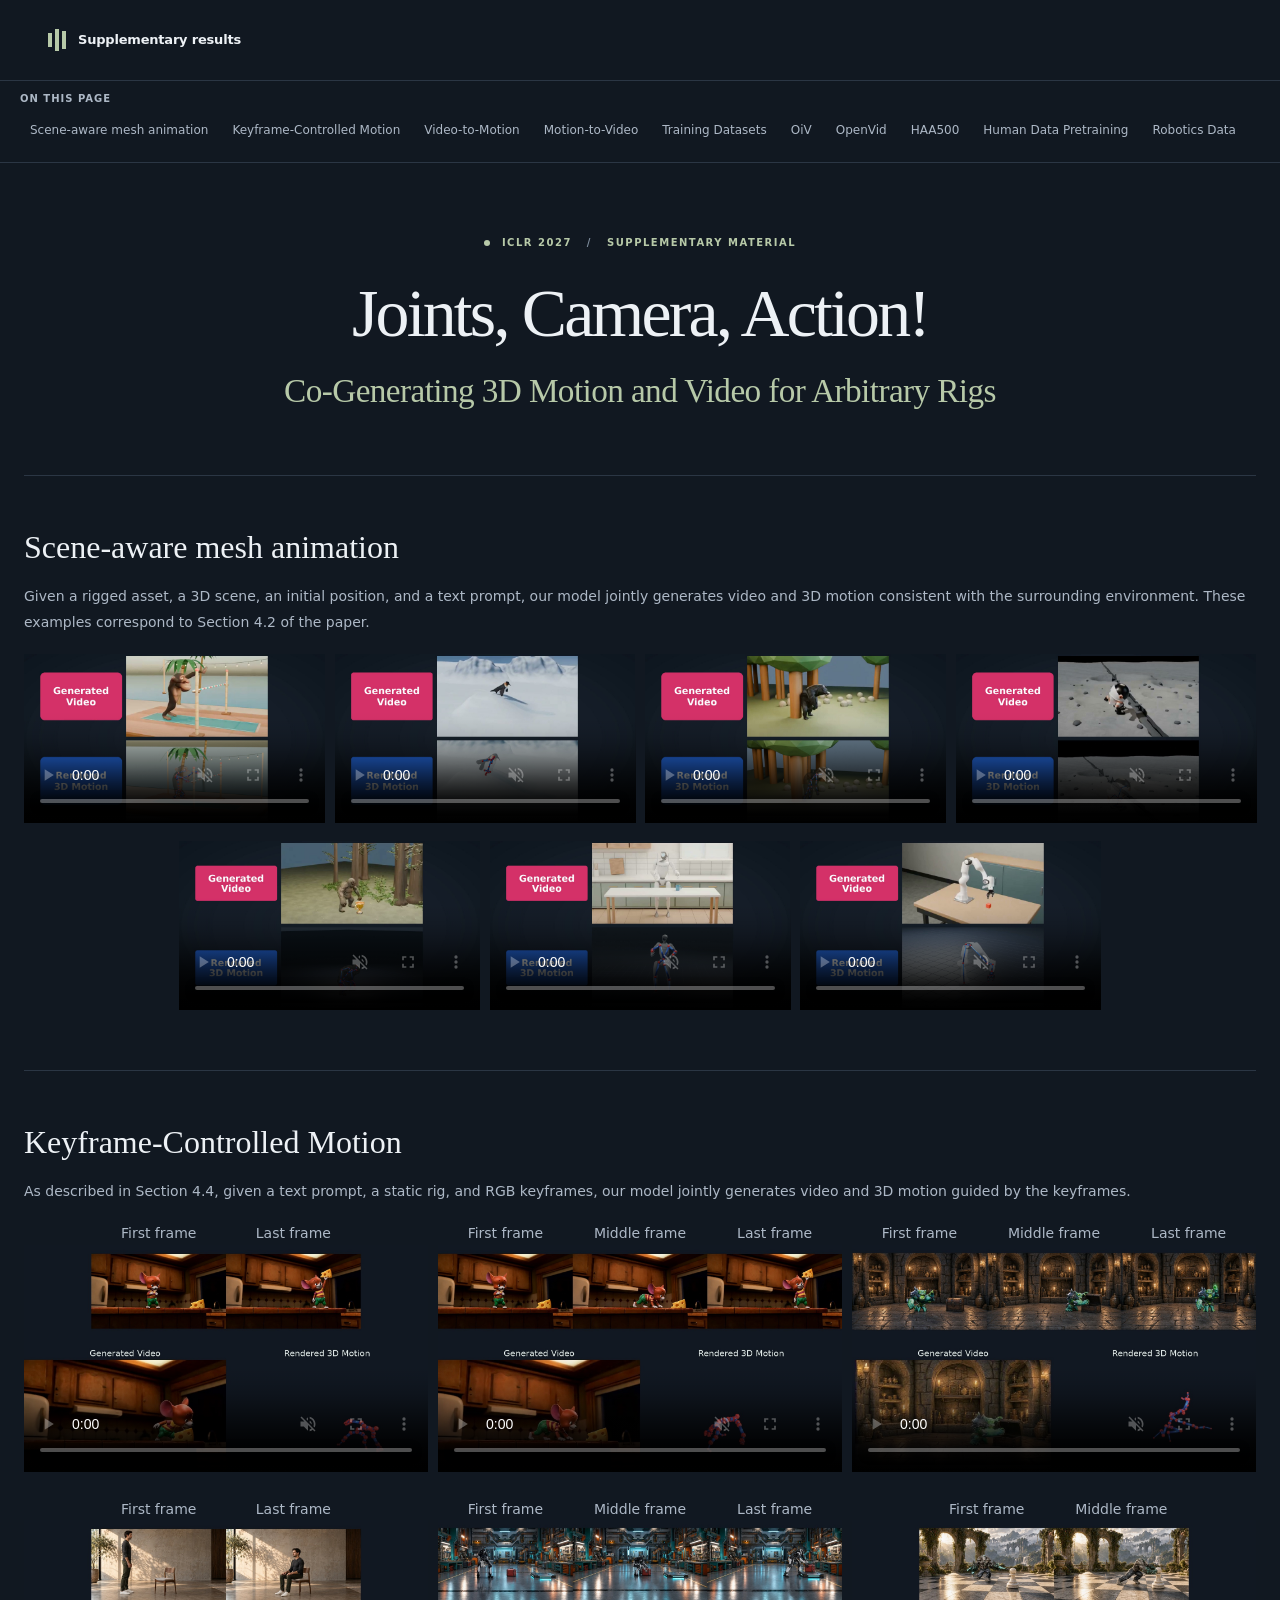
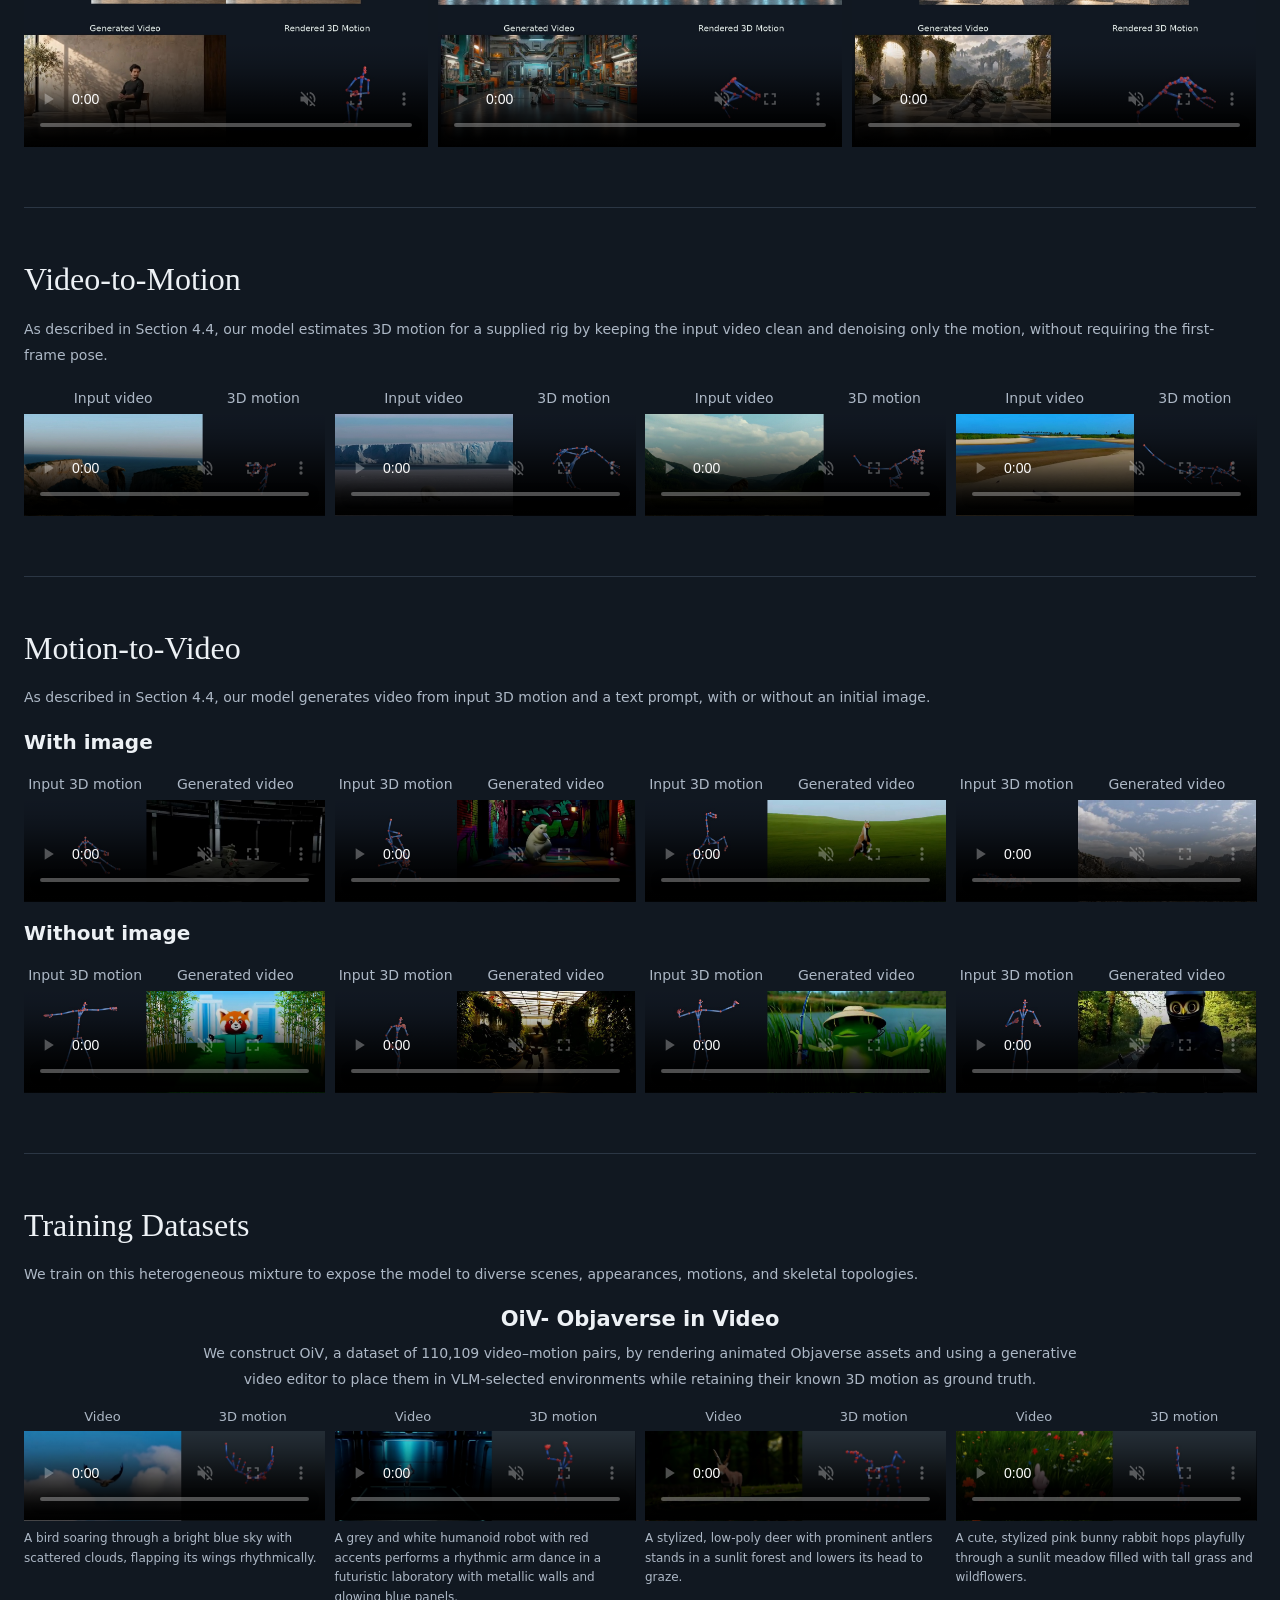
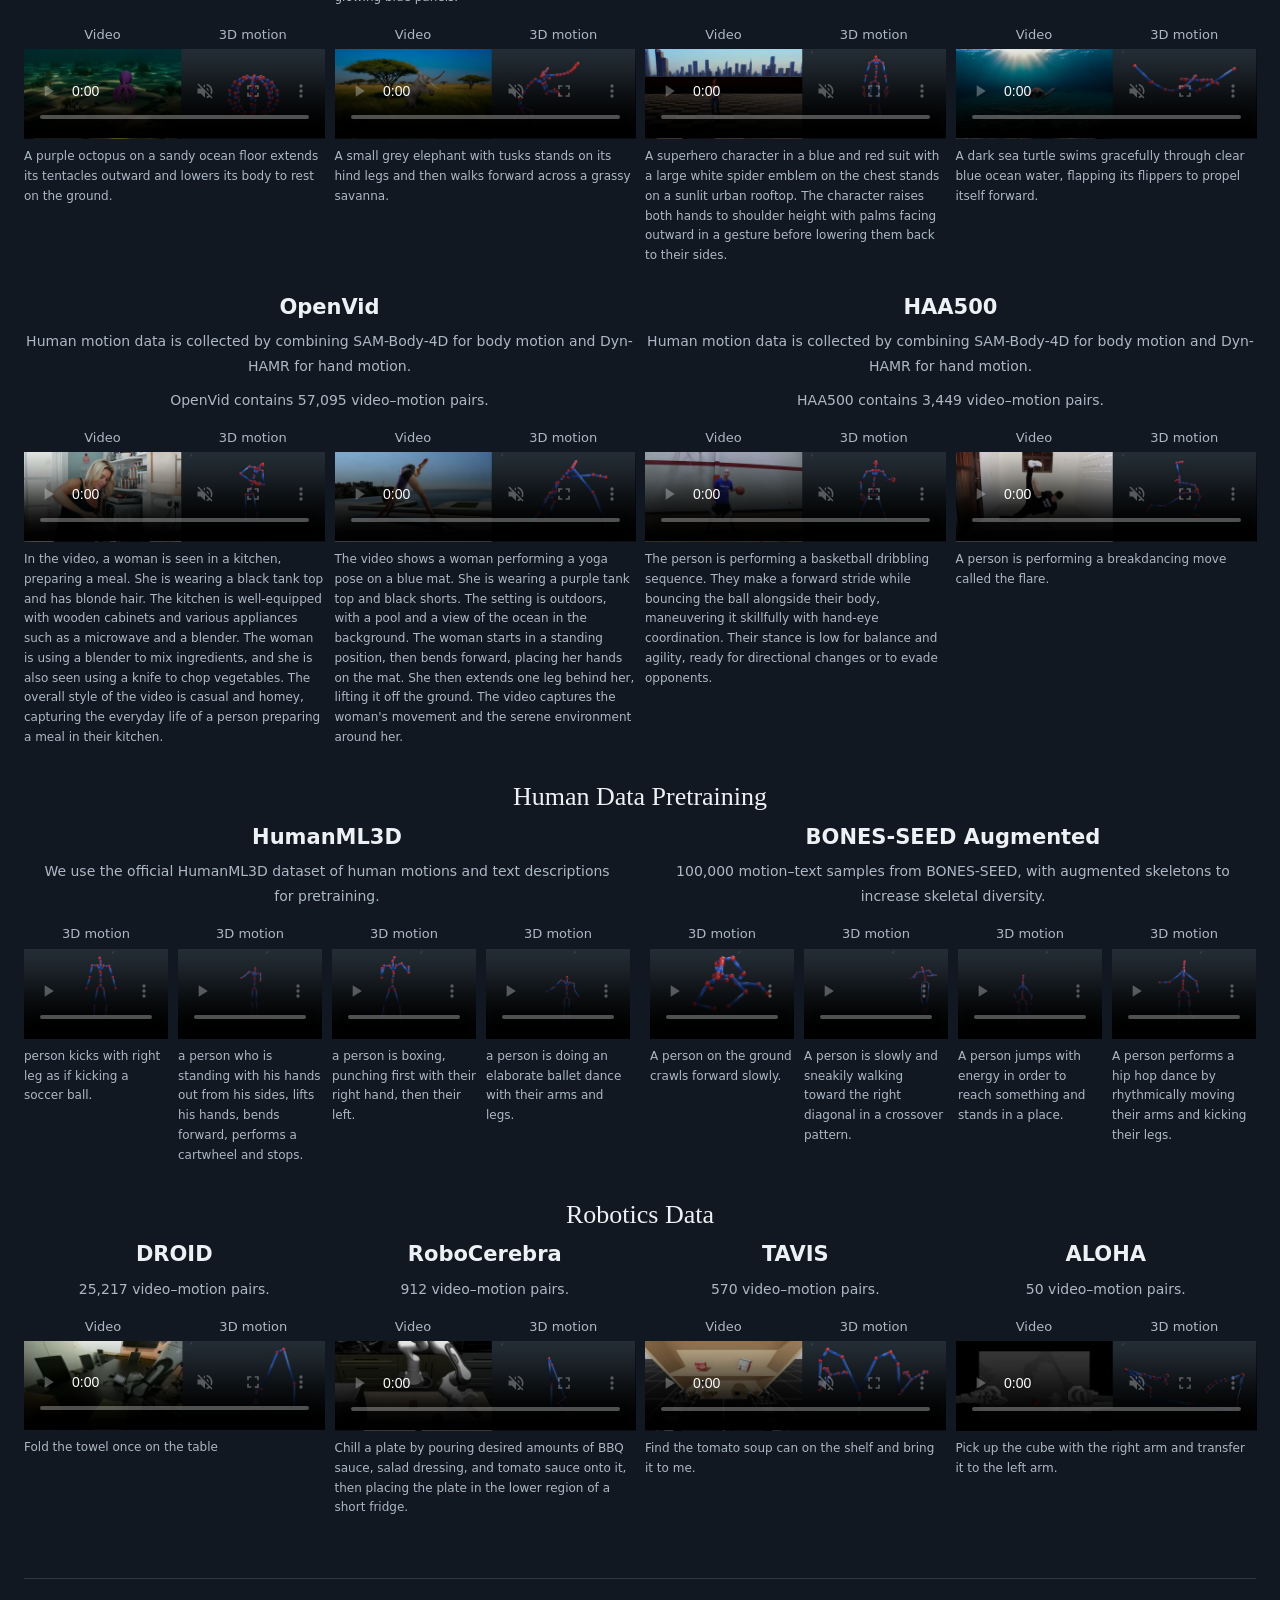
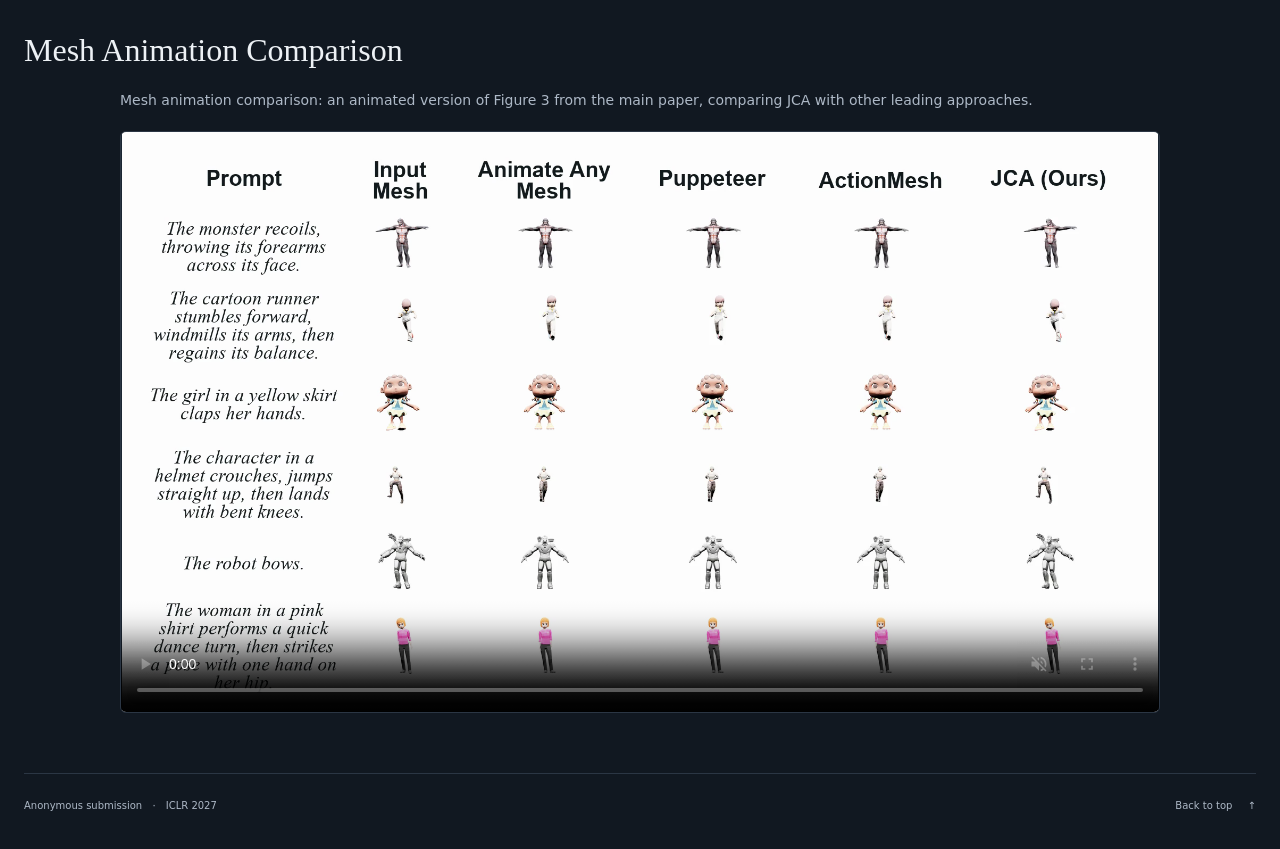
<file: index.html>
<!doctype html>
<html lang="en">
  <head>
    <meta charset="utf-8">
    <meta name="viewport" content="width=device-width, initial-scale=1">
    <meta name="description" content="Supplementary results for Joints, Camera, Action! Co-Generating 3D Motion and Video for Arbitrary Rigs.">
    <meta name="robots" content="noindex, nofollow, noarchive">
    <meta name="referrer" content="no-referrer">
    <meta http-equiv="Content-Security-Policy" content="default-src 'none'; style-src 'self'; img-src 'self' data:; media-src 'self'; font-src 'self'; connect-src 'none'; script-src 'self'; object-src 'none'; base-uri 'none'; form-action 'none'">
    <meta name="color-scheme" content="dark">
    <meta name="theme-color" content="#111821">
    <title>Joints, Camera, Action! Co-Generating 3D Motion and Video for Arbitrary Rigs — Supplementary Results</title>
    <link rel="icon" href="assets/favicon.svg" type="image/svg+xml">
    <link rel="stylesheet" href="styles.css">
    <script defer src="assets/scene-sync.js"></script>
  </head>
  <body>
    <a class="skip-link" href="#main">Skip to content</a>
    <header class="site-header">
      <div class="header-inner">
        <a class="wordmark" href="#top" aria-label="Supplementary results, back to top">
          <span class="mark" aria-hidden="true"><span></span><span></span><span></span></span>
          Supplementary results
        </a>
      </div>
    </header>

    <nav class="section-nav" aria-label="Page sections">
      <p class="section-nav-label">On this page</p>
      <ul class="section-nav-list">
        <li><a href="#scene-aware-mesh-animation">Scene-aware mesh animation</a></li>
        <li><a href="#keyframe-controlled-motion">Keyframe-Controlled Motion</a></li>
        <li><a href="#video-to-motion">Video-to-Motion</a></li>
        <li><a href="#motion-to-video">Motion-to-Video</a></li>

        <li><a href="#training-datasets">Training Datasets</a></li>
        <li class="nav-subsection"><a href="#dataset-oiv">OiV</a></li>
        <li class="nav-subsection"><a href="#dataset-openvid">OpenVid</a></li>
        <li class="nav-subsection"><a href="#dataset-haa500">HAA500</a></li>
        <li class="nav-subsection"><a href="#human-pretraining">Human Data Pretraining</a></li>
        <li class="nav-subsection"><a href="#robot-datasets">Robotics Data</a></li>
        <li><a href="#comparison">Mesh Animation Comparison</a></li>
      </ul>
    </nav>

    <main id="main">
      <section class="hero page-width" id="top" aria-labelledby="paper-title">
        <div class="eyebrow"><span class="status-dot" aria-hidden="true"></span> ICLR 2027 <span class="eyebrow-divider" aria-hidden="true">/</span> Supplementary material</div>
        <h1 id="paper-title"><span class="paper-name">Joints, Camera, Action!</span> <span class="paper-subtitle">Co-Generating 3D Motion and Video for Arbitrary Rigs</span></h1>
      </section>

      <div class="section-wrap page-width" id="results">
        <section class="content-section result-section" id="scene-aware-mesh-animation" aria-labelledby="scene-aware-mesh-animation-title">
          <h2 class="section-title" id="scene-aware-mesh-animation-title">Scene-aware mesh animation</h2>
          <p class="section-intro">Given a rigged asset, a 3D scene, an initial position, and a text prompt, our model jointly generates video and 3D motion consistent with the surrounding environment. These examples correspond to Section 4.2 of the paper.</p>
          <div class="scene-grid">
            <figure class="scene-sample">
              <video controls loop muted playsinline preload="auto" width="1920" height="1080" poster="assets/scene-aware-ape-labels-2x-poster.jpg" aria-label="Ape: scene-aware mesh animation showcase">
                <source src="assets/scene-aware-ape-labels-2x.mp4" type="video/mp4">
                Your browser does not support embedded video. <a href="assets/scene-aware-ape-labels-2x.mp4">Open the ape showcase.</a>
              </video>

            </figure>
            <figure class="scene-sample">
              <video controls loop muted playsinline preload="auto" width="1920" height="1080" poster="assets/scene-aware-penguin-labels-2x-poster.jpg" aria-label="Penguin: scene-aware mesh animation showcase">
                <source src="assets/scene-aware-penguin-labels-2x.mp4" type="video/mp4">
                Your browser does not support embedded video. <a href="assets/scene-aware-penguin-labels-2x.mp4">Open the penguin showcase.</a>
              </video>

            </figure>
            <figure class="scene-sample">
              <video controls loop muted playsinline preload="auto" width="1920" height="1080" poster="assets/scene-aware-bear-labels-2x-poster.jpg" aria-label="Bear: scene-aware mesh animation showcase">
                <source src="assets/scene-aware-bear-labels-2x.mp4" type="video/mp4">
                Your browser does not support embedded video. <a href="assets/scene-aware-bear-labels-2x.mp4">Open the bear showcase.</a>
              </video>

            </figure>
            <figure class="scene-sample">
              <video controls loop muted playsinline preload="auto" width="1920" height="1080" poster="assets/scene-aware-astronaut-labels-2x-poster.jpg" aria-label="Astronaut: scene-aware mesh animation showcase">
                <source src="assets/scene-aware-astronaut-labels-2x.mp4" type="video/mp4">
                Your browser does not support embedded video. <a href="assets/scene-aware-astronaut-labels-2x.mp4">Open the astronaut showcase.</a>
              </video>

            </figure>
          </div>
          <div class="scene-grid scene-grid-centered" aria-label="More scene-aware mesh animation examples">
            <figure class="scene-sample">
              <video controls loop muted playsinline preload="auto" width="1920" height="1080" poster="assets/scene-aware-troll-labels-2x-poster.jpg" aria-label="Troll: scene-aware mesh animation showcase">
                <source src="assets/scene-aware-troll-labels-2x.mp4" type="video/mp4">
                Your browser does not support embedded video. <a href="assets/scene-aware-troll-labels-2x.mp4">Open the Troll showcase.</a>
              </video>

            </figure>
            <figure class="scene-sample">
              <video controls loop muted playsinline preload="auto" width="1920" height="1080" poster="assets/scene-aware-g1-labels-2x-poster.jpg" aria-label="G1: scene-aware mesh animation showcase">
                <source src="assets/scene-aware-g1-labels-2x.mp4" type="video/mp4">
                Your browser does not support embedded video. <a href="assets/scene-aware-g1-labels-2x.mp4">Open the G1 showcase.</a>
              </video>

            </figure>
            <figure class="scene-sample">
              <video controls loop muted playsinline preload="auto" width="1920" height="1080" poster="assets/scene-aware-panda-labels-2x-poster.jpg" aria-label="Panda: scene-aware mesh animation showcase">
                <source src="assets/scene-aware-panda-labels-2x.mp4" type="video/mp4">
                Your browser does not support embedded video. <a href="assets/scene-aware-panda-labels-2x.mp4">Open the Panda showcase.</a>
              </video>

            </figure>
          </div>
        </section>

        <section class="content-section result-section" id="keyframe-controlled-motion" aria-labelledby="keyframe-controlled-motion-title">
          <h2 class="section-title" id="keyframe-controlled-motion-title">Keyframe-Controlled Motion</h2>
          <p class="section-intro">As described in Section 4.4, given a text prompt, a static rig, and RGB keyframes, our model jointly generates video and 3D motion guided by the keyframes.</p>
          <div class="keyframe-grid">
            <figure class="keyframe-sample">
              <div class="keyframe-reference-labels" aria-hidden="true"><span>First frame</span><span>Last frame</span></div>
              <video autoplay controls loop muted playsinline preload="metadata" width="1440" height="888" poster="assets/keyframe-controlled-mouse-two-keyframes-poster.jpg" aria-label="Mouse · two keyframes: conditioning keyframes above the generated video and rendered 3D motion">
                <source src="assets/keyframe-controlled-mouse-two-keyframes.mp4" type="video/mp4">
                Your browser does not support embedded video. <a href="assets/keyframe-controlled-mouse-two-keyframes.mp4">Open the Mouse · two keyframes result.</a>
              </video>
            </figure>
            <figure class="keyframe-sample">
              <div class="keyframe-reference-labels" aria-hidden="true"><span>First frame</span><span>Middle frame</span><span>Last frame</span></div>
              <video autoplay controls loop muted playsinline preload="metadata" width="1440" height="888" poster="assets/keyframe-controlled-mouse-three-keyframes-poster.jpg" aria-label="Mouse · three keyframes: conditioning keyframes above the generated video and rendered 3D motion">
                <source src="assets/keyframe-controlled-mouse-three-keyframes.mp4" type="video/mp4">
                Your browser does not support embedded video. <a href="assets/keyframe-controlled-mouse-three-keyframes.mp4">Open the Mouse · three keyframes result.</a>
              </video>
            </figure>
            <figure class="keyframe-sample">
              <div class="keyframe-reference-labels" aria-hidden="true"><span>First frame</span><span>Middle frame</span><span>Last frame</span></div>
              <video autoplay controls loop muted playsinline preload="metadata" width="1440" height="888" poster="assets/keyframe-controlled-emerald-treasure-poster.jpg" aria-label="Emerald treasure chest: conditioning keyframes above the generated video and rendered 3D motion">
                <source src="assets/keyframe-controlled-emerald-treasure.mp4" type="video/mp4">
                Your browser does not support embedded video. <a href="assets/keyframe-controlled-emerald-treasure.mp4">Open the Emerald treasure chest result.</a>
              </video>
            </figure>
            <figure class="keyframe-sample">
              <div class="keyframe-reference-labels" aria-hidden="true"><span>First frame</span><span>Last frame</span></div>
              <video autoplay controls loop muted playsinline preload="metadata" width="1440" height="888" poster="assets/keyframe-controlled-human-chair-poster.jpg" aria-label="Human chair: conditioning keyframes above the generated video and rendered 3D motion">
                <source src="assets/keyframe-controlled-human-chair.mp4" type="video/mp4">
                Your browser does not support embedded video. <a href="assets/keyframe-controlled-human-chair.mp4">Open the Human chair result.</a>
              </video>
            </figure>
            <figure class="keyframe-sample">
              <div class="keyframe-reference-labels" aria-hidden="true"><span>First frame</span><span>Middle frame</span><span>Last frame</span></div>
              <video autoplay controls loop muted playsinline preload="metadata" width="1440" height="888" poster="assets/keyframe-controlled-cargo-robot-poster.jpg" aria-label="Cargo robot: conditioning keyframes above the generated video and rendered 3D motion">
                <source src="assets/keyframe-controlled-cargo-robot.mp4" type="video/mp4">
                Your browser does not support embedded video. <a href="assets/keyframe-controlled-cargo-robot.mp4">Open the Cargo robot result.</a>
              </video>
            </figure>
            <figure class="keyframe-sample">
              <div class="keyframe-reference-labels" aria-hidden="true"><span>First frame</span><span>Middle frame</span></div>
              <video autoplay controls loop muted playsinline preload="metadata" width="1440" height="888" poster="assets/keyframe-controlled-giant-chess-poster.jpg" aria-label="The giant chess move: conditioning keyframes above the generated video and rendered 3D motion">
                <source src="assets/keyframe-controlled-giant-chess.mp4" type="video/mp4">
                Your browser does not support embedded video. <a href="assets/keyframe-controlled-giant-chess.mp4">Open the The giant chess move result.</a>
              </video>
            </figure>
          </div>
        </section>

        <section class="content-section result-section" id="video-to-motion" aria-labelledby="video-to-motion-title">
          <h2 class="section-title" id="video-to-motion-title">Video-to-Motion</h2>
          <p class="section-intro">As described in Section 4.4, our model estimates 3D motion for a supplied rig by keeping the input video clean and denoising only the motion, without requiring the first-frame pose.</p>
          <div class="video-motion-grid">
            <figure class="video-motion-sample">
              <div class="pair-labels" aria-hidden="true"><span>Input video</span><span>3D motion</span></div>
              <video autoplay controls loop muted playsinline preload="metadata" width="1180" height="400" poster="assets/video-to-motion-eagle-ft-poster.jpg" aria-label="Eagle · Eagle-FlyLoop/y60: input video on the left, predicted 3D motion on the right, synchronized frame by frame">
                <source src="assets/video-to-motion-eagle-ft.mp4" type="video/mp4">
                Your browser does not support embedded video. <a href="assets/video-to-motion-eagle-ft.mp4">Open the Eagle · Eagle-FlyLoop/y60 pair.</a>
              </video>

            </figure>
            <figure class="video-motion-sample">
              <div class="pair-labels" aria-hidden="true"><span>Input video</span><span>3D motion</span></div>
              <video autoplay controls loop muted playsinline preload="metadata" width="1180" height="400" poster="assets/video-to-motion-polarbear-ft-poster.jpg" aria-label="PolarBear · PolarBear-Run/y45: input video on the left, predicted 3D motion on the right, synchronized frame by frame">
                <source src="assets/video-to-motion-polarbear-ft.mp4" type="video/mp4">
                Your browser does not support embedded video. <a href="assets/video-to-motion-polarbear-ft.mp4">Open the PolarBear · PolarBear-Run/y45 pair.</a>
              </video>

            </figure>
            <figure class="video-motion-sample">
              <div class="pair-labels" aria-hidden="true"><span>Input video</span><span>3D motion</span></div>
              <video autoplay controls loop muted playsinline preload="metadata" width="1180" height="400" poster="assets/video-to-motion-tyranno-ft-poster.jpg" aria-label="Tyranno · Tyranno-Roar/y60: input video on the left, predicted 3D motion on the right, synchronized frame by frame">
                <source src="assets/video-to-motion-tyranno-ft.mp4" type="video/mp4">
                Your browser does not support embedded video. <a href="assets/video-to-motion-tyranno-ft.mp4">Open the Tyranno · Tyranno-Roar/y60 pair.</a>
              </video>

            </figure>
            <figure class="video-motion-sample">
              <div class="pair-labels" aria-hidden="true"><span>Input video</span><span>3D motion</span></div>
              <video autoplay controls loop muted playsinline preload="metadata" width="1180" height="400" poster="assets/video-to-motion-crocodile-ft-poster.jpg" aria-label="Crocodile · Crocodile-Bite/y30: input video on the left, predicted 3D motion on the right, synchronized frame by frame">
                <source src="assets/video-to-motion-crocodile-ft.mp4" type="video/mp4">
                Your browser does not support embedded video. <a href="assets/video-to-motion-crocodile-ft.mp4">Open the Crocodile · Crocodile-Bite/y30 pair.</a>
              </video>

            </figure>
          </div>
        </section>

        <section class="content-section result-section" id="motion-to-video" aria-labelledby="motion-to-video-title">
          <h2 class="section-title" id="motion-to-video-title">Motion-to-Video</h2>
          <p class="section-intro">As described in Section 4.4, our model generates video from input 3D motion and a text prompt, with or without an initial image.</p>
          <h3 class="motion-video-subtitle">With image</h3>
          <div class="video-motion-grid" aria-label="With image">
            <figure class="video-motion-sample motion-video-sample">
              <div class="pair-labels" aria-hidden="true"><span>Input 3D motion</span><span>Generated video</span></div>
              <video autoplay controls loop muted playsinline preload="metadata" width="1180" height="400" poster="assets/motion-to-video-oiw-015-poster.jpg" aria-label="OiW #015: input 3D motion on the left, generated video on the right, synchronized frame by frame">
                <source src="assets/motion-to-video-oiw-015.mp4" type="video/mp4">
                Your browser does not support embedded video. <a href="assets/motion-to-video-oiw-015.mp4">Open the OiW #015 pair.</a>
              </video>
            </figure>
            <figure class="video-motion-sample motion-video-sample">
              <div class="pair-labels" aria-hidden="true"><span>Input 3D motion</span><span>Generated video</span></div>
              <video autoplay controls loop muted playsinline preload="metadata" width="1180" height="400" poster="assets/motion-to-video-oiw-103-poster.jpg" aria-label="OiW #103: input 3D motion on the left, generated video on the right, synchronized frame by frame">
                <source src="assets/motion-to-video-oiw-103.mp4" type="video/mp4">
                Your browser does not support embedded video. <a href="assets/motion-to-video-oiw-103.mp4">Open the OiW #103 pair.</a>
              </video>
            </figure>
            <figure class="video-motion-sample motion-video-sample">
              <div class="pair-labels" aria-hidden="true"><span>Input 3D motion</span><span>Generated video</span></div>
              <video autoplay controls loop muted playsinline preload="metadata" width="1180" height="400" poster="assets/motion-to-video-oiw-024-poster.jpg" aria-label="OiW #024: input 3D motion on the left, generated video on the right, synchronized frame by frame">
                <source src="assets/motion-to-video-oiw-024.mp4" type="video/mp4">
                Your browser does not support embedded video. <a href="assets/motion-to-video-oiw-024.mp4">Open the OiW #024 pair.</a>
              </video>
            </figure>
            <figure class="video-motion-sample motion-video-sample">
              <div class="pair-labels" aria-hidden="true"><span>Input 3D motion</span><span>Generated video</span></div>
              <video autoplay controls loop muted playsinline preload="metadata" width="1180" height="400" poster="assets/motion-to-video-dragon-039-poster.jpg" aria-label="Dragon #039: input 3D motion on the left, generated video on the right, synchronized frame by frame">
                <source src="assets/motion-to-video-dragon-039.mp4" type="video/mp4">
                Your browser does not support embedded video. <a href="assets/motion-to-video-dragon-039.mp4">Open the Dragon #039 pair.</a>
              </video>
            </figure>
          </div>
          <h3 class="motion-video-subtitle">Without image</h3>
          <div class="video-motion-grid" aria-label="Without image">
            <figure class="video-motion-sample motion-video-sample">
              <div class="pair-labels" aria-hidden="true"><span>Input 3D motion</span><span>Generated video</span></div>
              <video autoplay controls loop muted playsinline preload="metadata" width="1180" height="400" poster="assets/motion-to-video-red-panda-poster.jpg" aria-label="Red panda morning warm-up: input 3D motion on the left, generated video on the right, synchronized frame by frame">
                <source src="assets/motion-to-video-red-panda.mp4" type="video/mp4">
                Your browser does not support embedded video. <a href="assets/motion-to-video-red-panda.mp4">Open the Red panda morning warm-up pair.</a>
              </video>
            </figure>
            <figure class="video-motion-sample motion-video-sample">
              <div class="pair-labels" aria-hidden="true"><span>Input 3D motion</span><span>Generated video</span></div>
              <video autoplay controls loop muted playsinline preload="metadata" width="1180" height="400" poster="assets/motion-to-video-brass-robot-poster.jpg" aria-label="Brass robot skipping: input 3D motion on the left, generated video on the right, synchronized frame by frame">
                <source src="assets/motion-to-video-brass-robot.mp4" type="video/mp4">
                Your browser does not support embedded video. <a href="assets/motion-to-video-brass-robot.mp4">Open the Brass robot skipping pair.</a>
              </video>
            </figure>
            <figure class="video-motion-sample motion-video-sample">
              <div class="pair-labels" aria-hidden="true"><span>Input 3D motion</span><span>Generated video</span></div>
              <video autoplay controls loop muted playsinline preload="metadata" width="1180" height="400" poster="assets/motion-to-video-frog-fly-fishing-poster.jpg" aria-label="Frog fly-fishing demonstration: input 3D motion on the left, generated video on the right, synchronized frame by frame">
                <source src="assets/motion-to-video-frog-fly-fishing.mp4" type="video/mp4">
                Your browser does not support embedded video. <a href="assets/motion-to-video-frog-fly-fishing.mp4">Open the Frog fly-fishing demonstration pair.</a>
              </video>
            </figure>
            <figure class="video-motion-sample motion-video-sample">
              <div class="pair-labels" aria-hidden="true"><span>Input 3D motion</span><span>Generated video</span></div>
              <video autoplay controls loop muted playsinline preload="metadata" width="1180" height="400" poster="assets/motion-to-video-owl-motorcycle-poster.jpg" aria-label="Owl motorcycle rider: input 3D motion on the left, generated video on the right, synchronized frame by frame">
                <source src="assets/motion-to-video-owl-motorcycle.mp4" type="video/mp4">
                Your browser does not support embedded video. <a href="assets/motion-to-video-owl-motorcycle.mp4">Open the Owl motorcycle rider pair.</a>
              </video>
            </figure>
          </div>
        </section>


        <section class="content-section datasets-section" id="training-datasets" aria-labelledby="datasets-title">
          <h2 class="section-title" id="datasets-title">Training Datasets</h2>
          <p class="section-intro">We train on this heterogeneous mixture to expose the model to diverse scenes, appearances, motions, and skeletal topologies.</p>
          <section class="dataset" id="dataset-oiv" aria-labelledby="oiv-title">
            <div class="dataset-heading">
              <h3 id="oiv-title">OiV- Objaverse in Video</h3>
              <p class="dataset-description">We construct OiV, a dataset of 110,109 video–motion pairs, by rendering animated Objaverse assets and using a generative video editor to place them in VLM-selected environments while retaining their known 3D motion as ground truth.</p>
            </div>
            <div class="dataset-grid">
              <figure class="dataset-sample">
                <div class="pair-labels" aria-hidden="true"><span>Video</span><span>3D motion</span></div>
                <video autoplay controls loop muted playsinline preload="metadata" width="1340" height="400" poster="assets/oiv-flying-bird-poster.jpg" aria-label="Flying bird: paired video and 3D motion">
                  <source src="assets/oiv-flying-bird.mp4" type="video/mp4">
                  Your browser does not support embedded video. <a href="assets/oiv-flying-bird.mp4">Open the flying bird pair.</a>
                </video>
                <figcaption>
                  <p class="sample-prompt">A bird soaring through a bright blue sky with scattered clouds, flapping its wings rhythmically.</p>
                </figcaption>
              </figure>
              <figure class="dataset-sample">
                <div class="pair-labels" aria-hidden="true"><span>Video</span><span>3D motion</span></div>
                <video autoplay controls loop muted playsinline preload="metadata" width="1340" height="400" poster="assets/oiv-dancing-robot-poster.jpg" aria-label="Dancing robot: paired video and 3D motion">
                  <source src="assets/oiv-dancing-robot.mp4" type="video/mp4">
                  Your browser does not support embedded video. <a href="assets/oiv-dancing-robot.mp4">Open the dancing robot pair.</a>
                </video>
                <figcaption>
                  <p class="sample-prompt">A grey and white humanoid robot with red accents performs a rhythmic arm dance in a futuristic laboratory with metallic walls and glowing blue panels.</p>
                </figcaption>
              </figure>
              <figure class="dataset-sample">
                <div class="pair-labels" aria-hidden="true"><span>Video</span><span>3D motion</span></div>
                <video autoplay controls loop muted playsinline preload="metadata" width="1340" height="400" poster="assets/oiv-grazing-deer-poster.jpg" aria-label="Grazing deer: paired video and 3D motion">
                  <source src="assets/oiv-grazing-deer.mp4" type="video/mp4">
                  Your browser does not support embedded video. <a href="assets/oiv-grazing-deer.mp4">Open the grazing deer pair.</a>
                </video>
                <figcaption>
                  <p class="sample-prompt">A stylized, low-poly deer with prominent antlers stands in a sunlit forest and lowers its head to graze.</p>
                </figcaption>
              </figure>
              <figure class="dataset-sample">
                <div class="pair-labels" aria-hidden="true"><span>Video</span><span>3D motion</span></div>
                <video autoplay controls loop muted playsinline preload="metadata" width="1340" height="400" poster="assets/oiv-pink-bunny-poster.jpg" aria-label="Pink bunny: paired video and 3D motion">
                  <source src="assets/oiv-pink-bunny.mp4" type="video/mp4">
                  Your browser does not support embedded video. <a href="assets/oiv-pink-bunny.mp4">Open the pink bunny pair.</a>
                </video>
                <figcaption>
                  <p class="sample-prompt">A cute, stylized pink bunny rabbit hops playfully through a sunlit meadow filled with tall grass and wildflowers.</p>
                </figcaption>
              </figure>
              <figure class="dataset-sample">
                <div class="pair-labels" aria-hidden="true"><span>Video</span><span>3D motion</span></div>
                <video autoplay controls loop muted playsinline preload="metadata" width="1340" height="400" poster="assets/oiv-octopus-poster.jpg" aria-label="Octopus: paired video and 3D motion">
                  <source src="assets/oiv-octopus.mp4" type="video/mp4">
                  Your browser does not support embedded video. <a href="assets/oiv-octopus.mp4">Open the octopus pair.</a>
                </video>
                <figcaption>
                  <p class="sample-prompt">A purple octopus on a sandy ocean floor extends its tentacles outward and lowers its body to rest on the ground.</p>
                </figcaption>
              </figure>
              <figure class="dataset-sample">
                <div class="pair-labels" aria-hidden="true"><span>Video</span><span>3D motion</span></div>
                <video autoplay controls loop muted playsinline preload="metadata" width="1340" height="400" poster="assets/oiv-elephant-poster.jpg" aria-label="Elephant: paired video and 3D motion">
                  <source src="assets/oiv-elephant.mp4" type="video/mp4">
                  Your browser does not support embedded video. <a href="assets/oiv-elephant.mp4">Open the elephant pair.</a>
                </video>
                <figcaption>
                  <p class="sample-prompt">A small grey elephant with tusks stands on its hind legs and then walks forward across a grassy savanna.</p>
                </figcaption>
              </figure>
              <figure class="dataset-sample">
                <div class="pair-labels" aria-hidden="true"><span>Video</span><span>3D motion</span></div>
                <video autoplay controls loop muted playsinline preload="metadata" width="1340" height="400" poster="assets/oiv-superhero-poster.jpg" aria-label="Superhero gesture: paired video and 3D motion">
                  <source src="assets/oiv-superhero.mp4" type="video/mp4">
                  Your browser does not support embedded video. <a href="assets/oiv-superhero.mp4">Open the superhero gesture pair.</a>
                </video>
                <figcaption>
                  <p class="sample-prompt">A superhero character in a blue and red suit with a large white spider emblem on the chest stands on a sunlit urban rooftop. The character raises both hands to shoulder height with palms facing outward in a gesture before lowering them back to their sides.</p>
                </figcaption>
              </figure>
              <figure class="dataset-sample">
                <div class="pair-labels" aria-hidden="true"><span>Video</span><span>3D motion</span></div>
                <video autoplay controls loop muted playsinline preload="metadata" width="1340" height="400" poster="assets/oiv-sea-turtle-poster.jpg" aria-label="Sea turtle: paired video and 3D motion">
                  <source src="assets/oiv-sea-turtle.mp4" type="video/mp4">
                  Your browser does not support embedded video. <a href="assets/oiv-sea-turtle.mp4">Open the sea turtle pair.</a>
                </video>
                <figcaption>
                  <p class="sample-prompt">A dark sea turtle swims gracefully through clear blue ocean water, flapping its flippers to propel itself forward.</p>
                </figcaption>
              </figure>
            </div>
          </section>
          <div class="dataset-row" id="human-datasets">
            <section class="dataset" id="dataset-openvid" aria-labelledby="openvid-title">
              <div class="dataset-heading">
                <h3 id="openvid-title">OpenVid</h3>
                <p class="dataset-description human-data-description">Human motion data is collected by combining SAM-Body-4D for body motion and Dyn-HAMR for hand motion.</p>
                <p class="dataset-description">OpenVid contains 57,095 video–motion pairs.</p>
              </div>
              <div class="dataset-grid dataset-grid-pair">
                <figure class="dataset-sample">
                  <div class="pair-labels" aria-hidden="true"><span>Video</span><span>3D motion</span></div>
                  <video autoplay controls loop muted playsinline preload="metadata" width="1340" height="400" poster="assets/openvid-cooking-poster.jpg" aria-label="Cooking: paired video and 3D motion">
                    <source src="assets/openvid-cooking.mp4" type="video/mp4">
                    Your browser does not support embedded video. <a href="assets/openvid-cooking.mp4">Open the cooking pair.</a>
                  </video>
                  <figcaption>
                    <p class="sample-prompt">In the video, a woman is seen in a kitchen, preparing a meal. She is wearing a black tank top and has blonde hair. The kitchen is well-equipped with wooden cabinets and various appliances such as a microwave and a blender. The woman is using a blender to mix ingredients, and she is also seen using a knife to chop vegetables. The overall style of the video is casual and homey, capturing the everyday life of a person preparing a meal in their kitchen.</p>
                  </figcaption>
                </figure>
                <figure class="dataset-sample">
                  <div class="pair-labels" aria-hidden="true"><span>Video</span><span>3D motion</span></div>
                  <video autoplay controls loop muted playsinline preload="metadata" width="1340" height="400" poster="assets/openvid-yoga-poster.jpg" aria-label="Outdoor yoga: paired video and 3D motion">
                    <source src="assets/openvid-yoga.mp4" type="video/mp4">
                    Your browser does not support embedded video. <a href="assets/openvid-yoga.mp4">Open the outdoor yoga pair.</a>
                  </video>
                  <figcaption>
                    <p class="sample-prompt">The video shows a woman performing a yoga pose on a blue mat. She is wearing a purple tank top and black shorts. The setting is outdoors, with a pool and a view of the ocean in the background. The woman starts in a standing position, then bends forward, placing her hands on the mat. She then extends one leg behind her, lifting it off the ground. The video captures the woman&#x27;s movement and the serene environment around her.</p>
                  </figcaption>
                </figure>
              </div>
            </section>
            <section class="dataset" id="dataset-haa500" aria-labelledby="haa500-title">
              <div class="dataset-heading">
                <h3 id="haa500-title">HAA500</h3>
                <p class="dataset-description human-data-description">Human motion data is collected by combining SAM-Body-4D for body motion and Dyn-HAMR for hand motion.</p>
                <p class="dataset-description">HAA500 contains 3,449 video–motion pairs.</p>
              </div>
              <div class="dataset-grid dataset-grid-pair">
                <figure class="dataset-sample">
                  <div class="pair-labels" aria-hidden="true"><span>Video</span><span>3D motion</span></div>
                  <video autoplay controls loop muted playsinline preload="metadata" width="1340" height="400" poster="assets/haa500-basketball-poster.jpg" aria-label="Basketball: paired video and 3D motion">
                    <source src="assets/haa500-basketball.mp4" type="video/mp4">
                    Your browser does not support embedded video. <a href="assets/haa500-basketball.mp4">Open the basketball pair.</a>
                  </video>
                  <figcaption>
                    <p class="sample-prompt">The person is performing a basketball dribbling sequence. They make a forward stride while bouncing the ball alongside their body, maneuvering it skillfully with hand-eye coordination. Their stance is low for balance and agility, ready for directional changes or to evade opponents.</p>
                  </figcaption>
                </figure>
                <figure class="dataset-sample">
                  <div class="pair-labels" aria-hidden="true"><span>Video</span><span>3D motion</span></div>
                  <video autoplay controls loop muted playsinline preload="metadata" width="1340" height="400" poster="assets/haa500-breakdance-poster.jpg" aria-label="Breakdance: paired video and 3D motion">
                    <source src="assets/haa500-breakdance.mp4" type="video/mp4">
                    Your browser does not support embedded video. <a href="assets/haa500-breakdance.mp4">Open the breakdance pair.</a>
                  </video>
                  <figcaption>
                    <p class="sample-prompt">A person is performing a breakdancing move called the flare.</p>
                  </figcaption>
                </figure>
              </div>
            </section>
          </div>
          <section class="pretraining-section" id="human-pretraining" aria-labelledby="pretraining-title">
            <h3 class="pretraining-title" id="pretraining-title">Human Data Pretraining</h3>
            <div class="dataset-row" id="pretraining-datasets">
              <section class="dataset" id="dataset-humanml3d" aria-labelledby="humanml3d-title">
                <div class="dataset-heading">
                  <h4 id="humanml3d-title">HumanML3D</h4>
                  <p class="dataset-description">We use the official HumanML3D dataset of human motions and text descriptions for pretraining.</p>
                </div>
                <div class="dataset-grid dataset-grid-pair">
                  <figure class="dataset-sample motion-sample">
                    <div class="motion-label" aria-hidden="true">3D motion</div>
                    <video autoplay controls loop muted playsinline preload="metadata" width="640" height="400" poster="assets/humanml3d-soccer-kick-poster.jpg" aria-label="Soccer kick: 3D motion">
                      <source src="assets/humanml3d-soccer-kick.mp4" type="video/mp4">
                      Your browser does not support embedded video. <a href="assets/humanml3d-soccer-kick.mp4">Open the soccer kick motion.</a>
                    </video>
                    <figcaption>
                      <p class="sample-prompt">person kicks with right leg as if kicking a soccer ball.</p>
                    </figcaption>
                  </figure>
                  <figure class="dataset-sample motion-sample">
                    <div class="motion-label" aria-hidden="true">3D motion</div>
                    <video autoplay controls loop muted playsinline preload="metadata" width="640" height="400" poster="assets/humanml3d-cartwheel-poster.jpg" aria-label="Cartwheel: 3D motion">
                      <source src="assets/humanml3d-cartwheel.mp4" type="video/mp4">
                      Your browser does not support embedded video. <a href="assets/humanml3d-cartwheel.mp4">Open the cartwheel motion.</a>
                    </video>
                    <figcaption>
                      <p class="sample-prompt">a person who is standing with his hands out from his sides, lifts his hands, bends forward, performs a cartwheel and stops.</p>
                    </figcaption>
                  </figure>
                  <figure class="dataset-sample motion-sample">
                    <div class="motion-label" aria-hidden="true">3D motion</div>
                    <video autoplay controls loop muted playsinline preload="metadata" width="640" height="400" poster="assets/humanml3d-boxing-poster.jpg" aria-label="Boxing: 3D motion">
                      <source src="assets/humanml3d-boxing.mp4" type="video/mp4">
                      Your browser does not support embedded video. <a href="assets/humanml3d-boxing.mp4">Open the boxing motion.</a>
                    </video>
                    <figcaption>
                      <p class="sample-prompt">a person is boxing, punching first with their right hand, then their left.</p>
                    </figcaption>
                  </figure>
                  <figure class="dataset-sample motion-sample">
                    <div class="motion-label" aria-hidden="true">3D motion</div>
                    <video autoplay controls loop muted playsinline preload="metadata" width="640" height="400" poster="assets/humanml3d-ballet-poster.jpg" aria-label="Ballet: 3D motion">
                      <source src="assets/humanml3d-ballet.mp4" type="video/mp4">
                      Your browser does not support embedded video. <a href="assets/humanml3d-ballet.mp4">Open the ballet motion.</a>
                    </video>
                    <figcaption>
                      <p class="sample-prompt">a person is doing an elaborate ballet dance with their arms and legs.</p>
                    </figcaption>
                  </figure>
                </div>
              </section>
              <section class="dataset" id="dataset-seed-bones" aria-labelledby="seed-bones-title">
                <div class="dataset-heading">
                  <h4 id="seed-bones-title">BONES-SEED Augmented</h4>
                  <p class="dataset-description">100,000 motion–text samples from BONES-SEED, with augmented skeletons to increase skeletal diversity.</p>
                </div>
                <div class="dataset-grid dataset-grid-pair">
                  <figure class="dataset-sample motion-sample">
                    <div class="motion-label" aria-hidden="true">3D motion</div>
                    <video autoplay controls loop muted playsinline preload="metadata" width="640" height="400" poster="assets/seed-bones-crawling-poster.jpg" aria-label="Crawling: 3D motion">
                      <source src="assets/seed-bones-crawling.mp4" type="video/mp4">
                      Your browser does not support embedded video. <a href="assets/seed-bones-crawling.mp4">Open the crawling motion.</a>
                    </video>
                    <figcaption>
                      <p class="sample-prompt">A person on the ground crawls forward slowly.</p>
                    </figcaption>
                  </figure>
                  <figure class="dataset-sample motion-sample">
                    <div class="motion-label" aria-hidden="true">3D motion</div>
                    <video autoplay controls loop muted playsinline preload="metadata" width="640" height="400" poster="assets/seed-bones-sneaking-walk-poster.jpg" aria-label="Sneaking walk: 3D motion">
                      <source src="assets/seed-bones-sneaking-walk.mp4" type="video/mp4">
                      Your browser does not support embedded video. <a href="assets/seed-bones-sneaking-walk.mp4">Open the sneaking walk motion.</a>
                    </video>
                    <figcaption>
                      <p class="sample-prompt">A person is slowly and sneakily walking toward the right diagonal in a crossover pattern.</p>
                    </figcaption>
                  </figure>
                  <figure class="dataset-sample motion-sample">
                    <div class="motion-label" aria-hidden="true">3D motion</div>
                    <video autoplay controls loop muted playsinline preload="metadata" width="640" height="400" poster="assets/seed-bones-jump-reach-poster.jpg" aria-label="Jump and reach: 3D motion">
                      <source src="assets/seed-bones-jump-reach.mp4" type="video/mp4">
                      Your browser does not support embedded video. <a href="assets/seed-bones-jump-reach.mp4">Open the jump and reach motion.</a>
                    </video>
                    <figcaption>
                      <p class="sample-prompt">A person jumps with energy in order to reach something and stands in a place.</p>
                    </figcaption>
                  </figure>
                  <figure class="dataset-sample motion-sample">
                    <div class="motion-label" aria-hidden="true">3D motion</div>
                    <video autoplay controls loop muted playsinline preload="metadata" width="640" height="400" poster="assets/seed-bones-hip-hop-poster.jpg" aria-label="Hip-hop dance: 3D motion">
                      <source src="assets/seed-bones-hip-hop.mp4" type="video/mp4">
                      Your browser does not support embedded video. <a href="assets/seed-bones-hip-hop.mp4">Open the hip-hop dance motion.</a>
                    </video>
                    <figcaption>
                      <p class="sample-prompt">A person performs a hip hop dance by rhythmically moving their arms and kicking their legs.</p>
                    </figcaption>
                  </figure>
                </div>
              </section>
            </div>
          </section>
          <section class="robotics-section" id="robot-datasets" aria-labelledby="robotics-title">
            <h3 class="robotics-title" id="robotics-title">Robotics Data</h3>
            <div class="dataset-row dataset-row-four">
              <section class="dataset" id="dataset-droid" aria-labelledby="droid-title">
                <div class="dataset-heading">
                  <h4 id="droid-title">DROID</h4>
                  <p class="dataset-description">25,217 video–motion pairs.</p>
                </div>
                <figure class="dataset-sample">
                  <div class="pair-labels" aria-hidden="true"><span>Video</span><span>3D motion</span></div>
                  <video autoplay controls loop muted playsinline preload="metadata" width="1216" height="360" poster="assets/droid-fold-towel-poster.jpg" aria-label="Fold a towel: paired video and 3D motion">
                    <source src="assets/droid-fold-towel.mp4" type="video/mp4">
                    Your browser does not support embedded video. <a href="assets/droid-fold-towel.mp4">Open the fold a towel pair.</a>
                  </video>
                  <figcaption>
                    <p class="sample-prompt">Fold the towel once on the table</p>
                  </figcaption>
                </figure>
              </section>
              <section class="dataset" id="dataset-robocerebra" aria-labelledby="robocerebra-title">
                <div class="dataset-heading">
                  <h4 id="robocerebra-title">RoboCerebra</h4>
                  <p class="dataset-description">912 video–motion pairs.</p>
                </div>
                <figure class="dataset-sample">
                  <div class="pair-labels" aria-hidden="true"><span>Video</span><span>3D motion</span></div>
                  <video autoplay controls loop muted playsinline preload="metadata" width="1340" height="400" poster="assets/robocerebra-chill-plate-poster.jpg" aria-label="Kitchen · condiments: paired video and 3D motion">
                    <source src="assets/robocerebra-chill-plate.mp4" type="video/mp4">
                    Your browser does not support embedded video. <a href="assets/robocerebra-chill-plate.mp4">Open the kitchen · condiments pair.</a>
                  </video>
                  <figcaption>
                    <p class="sample-prompt">Chill a plate by pouring desired amounts of BBQ sauce, salad dressing, and tomato sauce onto it, then placing the plate in the lower region of a short fridge.</p>
                  </figcaption>
                </figure>
              </section>
              <section class="dataset" id="dataset-tavis" aria-labelledby="tavis-title">
                <div class="dataset-heading">
                  <h4 id="tavis-title">TAVIS</h4>
                  <p class="dataset-description">570 video–motion pairs.</p>
                </div>
                <figure class="dataset-sample">
                  <div class="pair-labels" aria-hidden="true"><span>Video</span><span>3D motion</span></div>
                  <video autoplay controls loop muted playsinline preload="metadata" width="1340" height="400" poster="assets/tavis-tomato-soup-poster.jpg" aria-label="Shelf · soup: paired video and 3D motion">
                    <source src="assets/tavis-tomato-soup.mp4" type="video/mp4">
                    Your browser does not support embedded video. <a href="assets/tavis-tomato-soup.mp4">Open the shelf · soup pair.</a>
                  </video>
                  <figcaption>
                    <p class="sample-prompt">Find the tomato soup can on the shelf and bring it to me.</p>
                  </figcaption>
                </figure>
              </section>
              <section class="dataset" id="dataset-aloha" aria-labelledby="aloha-title">
                <div class="dataset-heading">
                  <h4 id="aloha-title">ALOHA</h4>
                  <p class="dataset-description">50 video–motion pairs.</p>
                </div>
                <figure class="dataset-sample">
                  <div class="pair-labels" aria-hidden="true"><span>Video</span><span>3D motion</span></div>
                  <video autoplay controls loop muted playsinline preload="metadata" width="1340" height="400" poster="assets/aloha-cube-transfer-poster.jpg" aria-label="Episode 00: paired video and 3D motion">
                    <source src="assets/aloha-cube-transfer.mp4" type="video/mp4">
                    Your browser does not support embedded video. <a href="assets/aloha-cube-transfer.mp4">Open the episode 00 pair.</a>
                  </video>
                  <figcaption>
                    <p class="sample-prompt">Pick up the cube with the right arm and transfer it to the left arm.</p>
                  </figcaption>
                </figure>
              </section>
            </div>
          </section>
        </section>

        <section class="content-section comparison-section" id="comparison" aria-labelledby="comparison-title">
          <h2 class="section-title" id="comparison-title">Mesh Animation Comparison</h2>
          <p class="section-intro">Mesh animation comparison: an animated version of Figure 3 from the main paper, comparing JCA with other leading approaches.</p>
          <figure class="comparison-figure">
            <video autoplay controls loop muted playsinline preload="auto" width="1948" height="1090" poster="assets/figure-3-comparison-poster.png" aria-label="Animated comparison of mesh animation methods">
              <source src="assets/figure-3-comparison.mp4" type="video/mp4">
              Your browser does not support embedded video. <a href="assets/figure-3-comparison.mp4">Open the comparison video.</a>
            </video>
          </figure>
        </section>

      </div>
    </main>
    <footer class="site-footer page-width"><span>Anonymous submission <span aria-hidden="true">·</span> ICLR 2027</span><a href="#top">Back to top <span aria-hidden="true">↑</span></a></footer>
  </body>
</html>
</file>
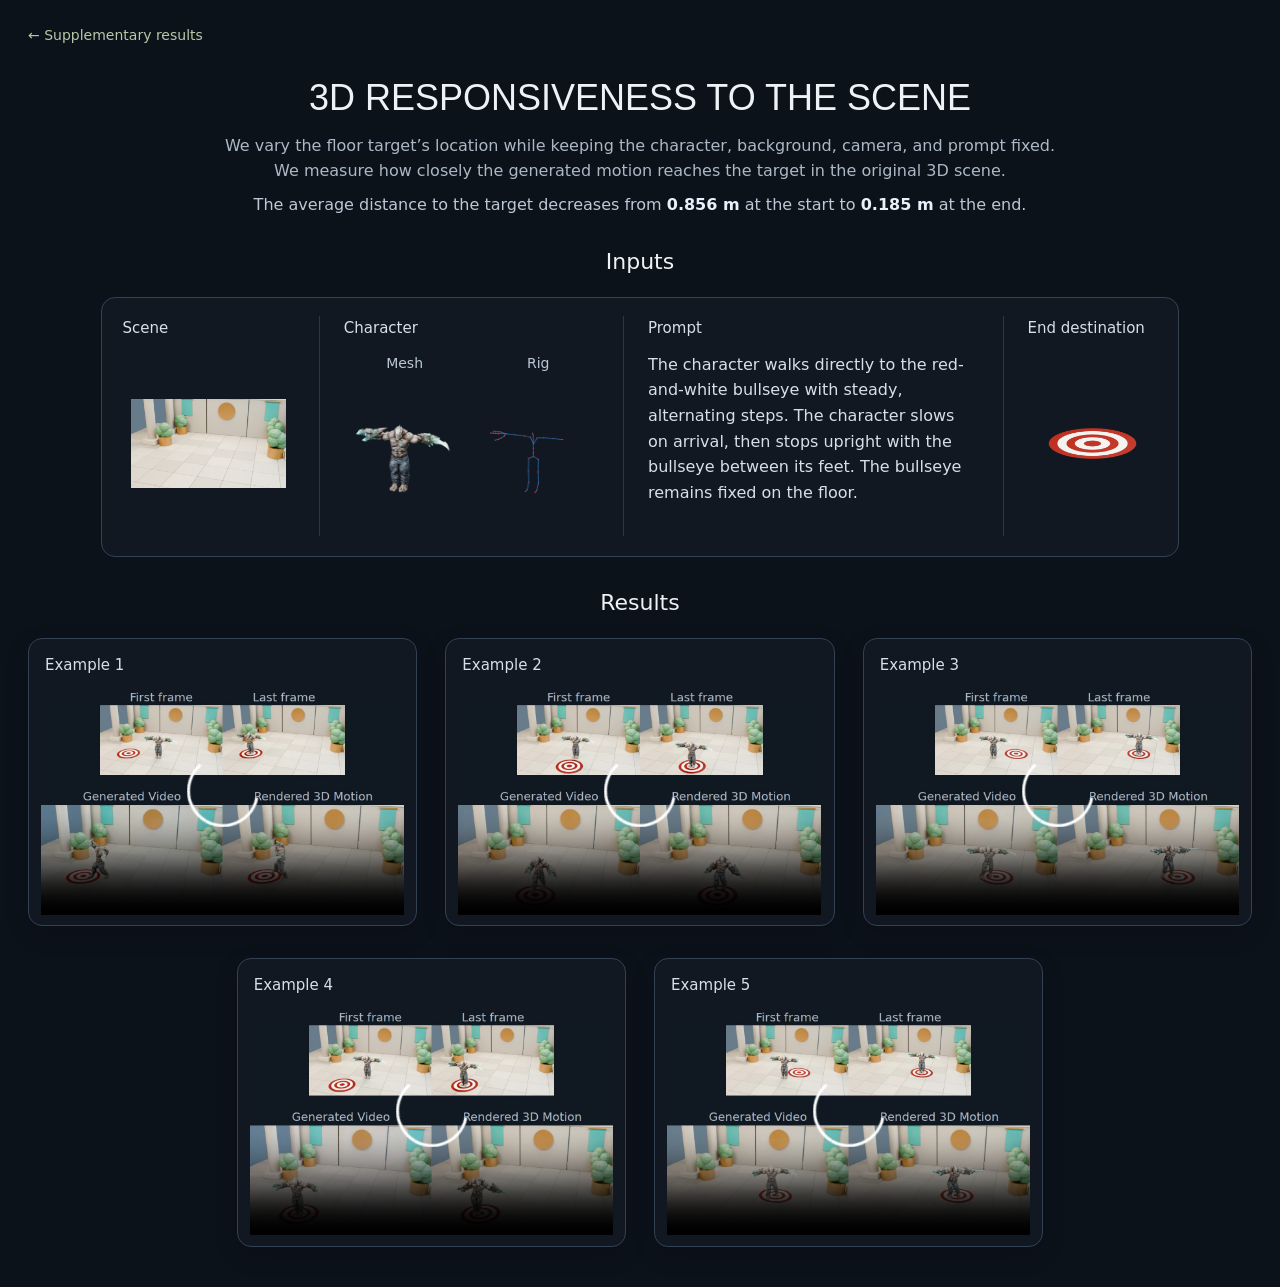
<file: 3d-scene-responsiveness/index.html>
<!doctype html>
<html lang="en"><head><meta charset="utf-8"><meta name="viewport" content="width=device-width,initial-scale=1">
<meta name="description" content="3D responsiveness to the scene: additional supplementary results for Joints, Camera, Action!">
<meta name="robots" content="noindex, nofollow, noarchive">
<meta name="referrer" content="no-referrer">
<meta http-equiv="Content-Security-Policy" content="default-src 'none'; style-src 'self'; img-src 'self' data:; media-src 'self'; font-src 'self'; connect-src 'none'; script-src 'none'; object-src 'none'; base-uri 'none'; form-action 'none'">
<meta name="color-scheme" content="dark">
<meta name="theme-color" content="#0c121a">
<title>3D Responsiveness to the Scene — Joints, Camera, Action!</title>
<link rel="icon" href="../assets/favicon.svg" type="image/svg+xml">
<link rel="stylesheet" href="styles.css"></head><body>
<a class="skip-link" href="#main">Skip to content</a>
<nav class="page-nav" aria-label="Project navigation"><a class="back-link" href="../">← Supplementary results</a></nav>
<main id="main">
<header><h1>3D RESPONSIVENESS TO THE SCENE</h1><p>We vary the floor target’s location while keeping the character, background, camera, and prompt fixed.<br><span class="measurement">We measure how closely the generated motion reaches the target in the original 3D scene.</span></p><p class="result">The average distance to the target decreases from <strong>0.856 m</strong> at the start to <strong>0.185 m</strong> at the end.</p></header>
<section class="input-group" aria-labelledby="inputs-title"><h2 class="section-title" id="inputs-title">Inputs</h2><div class="inputs"><div class="intro">
<div class="input-card scene"><h3 class="input-title">Scene</h3><img class="scene-image" src="intro/scene_empty.png" width="560" height="320" alt="Original 3D environment rendered from the fixed scene camera with the character and target hidden"></div>
<div class="input-card character"><h3 class="input-title">Character</h3><div class="rest-pair">
<figure class="rest-item"><figcaption>Mesh</figcaption><img src="intro/mesh_rest.png" width="560" height="400" alt="Original textured character mesh"></figure>
<figure class="rest-item"><figcaption>Rig</figcaption><img src="intro/rig_rest.png" width="560" height="400" alt="Matching character rig, with blue bones and red joints"></figure>
</div></div>
<div class="input-card prompt"><h3 class="input-title">Prompt</h3><blockquote>The character walks directly to the red-and-white bullseye with steady, alternating steps. The character slows on arrival, then stops upright with the bullseye between its feet. The bullseye remains fixed on the floor.</blockquote></div>
<div class="input-card destination"><h3 class="input-title">End destination</h3><img class="destination-image" src="intro/destination.png" width="420" height="280" alt="Red-and-white bullseye marking the end destination"></div>
</div></div></section>
<section class="results" aria-labelledby="results-title"><h2 class="section-title" id="results-title">Results</h2>
<section class="gallery" aria-label="Five geometric responsiveness examples">
<figure>
<figcaption class="sample-title">Example 1</figcaption>
<video autoplay muted loop playsinline controls controlslist="nodownload" preload="auto" width="1120" height="692" poster="example-1-poster.jpg" aria-label="Example 1: first and last keyframes above generated video and synchronized 3D motion"><source src="example-1.mp4" type="video/mp4">Your browser does not support embedded video. <a href="example-1.mp4">Open Example 1.</a></video>
</figure>
<figure>
<figcaption class="sample-title">Example 2</figcaption>
<video autoplay muted loop playsinline controls controlslist="nodownload" preload="auto" width="1120" height="692" poster="example-2-poster.jpg" aria-label="Example 2: first and last keyframes above generated video and synchronized 3D motion"><source src="example-2.mp4" type="video/mp4">Your browser does not support embedded video. <a href="example-2.mp4">Open Example 2.</a></video>
</figure>
<figure>
<figcaption class="sample-title">Example 3</figcaption>
<video autoplay muted loop playsinline controls controlslist="nodownload" preload="auto" width="1120" height="692" poster="example-3-poster.jpg" aria-label="Example 3: first and last keyframes above generated video and synchronized 3D motion"><source src="example-3.mp4" type="video/mp4">Your browser does not support embedded video. <a href="example-3.mp4">Open Example 3.</a></video>
</figure>
<figure>
<figcaption class="sample-title">Example 4</figcaption>
<video autoplay muted loop playsinline controls controlslist="nodownload" preload="auto" width="1120" height="692" poster="example-4-poster.jpg" aria-label="Example 4: first and last keyframes above generated video and synchronized 3D motion"><source src="example-4.mp4" type="video/mp4">Your browser does not support embedded video. <a href="example-4.mp4">Open Example 4.</a></video>
</figure>
<figure>
<figcaption class="sample-title">Example 5</figcaption>
<video autoplay muted loop playsinline controls controlslist="nodownload" preload="auto" width="1120" height="692" poster="example-5-poster.jpg" aria-label="Example 5: first and last keyframes above generated video and synchronized 3D motion"><source src="example-5.mp4" type="video/mp4">Your browser does not support embedded video. <a href="example-5.mp4">Open Example 5.</a></video>
</figure>
</section></section>
</main></body></html>
</file>
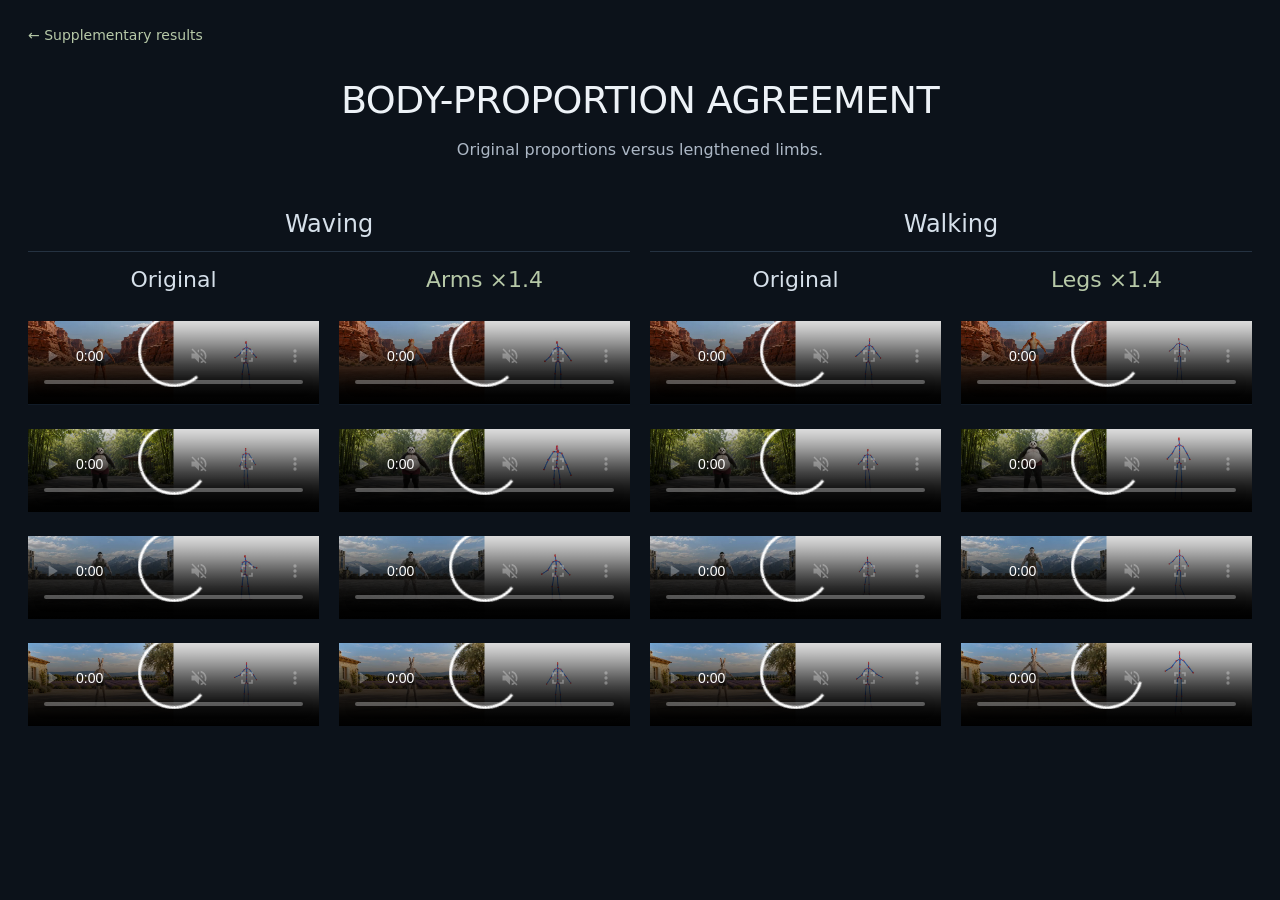
<file: body-proportion-agreement/index.html>
<!doctype html>
<html lang="en">
<head>
  <meta charset="utf-8">
  <meta name="viewport" content="width=device-width, initial-scale=1">
  <meta name="description" content="Rig–video body-proportion comparisons for Joints, Camera, Action!">
  <meta name="robots" content="noindex, nofollow, noarchive">
  <meta name="referrer" content="no-referrer">
  <meta http-equiv="Content-Security-Policy" content="default-src 'none'; style-src 'self'; img-src 'self' data:; media-src 'self'; font-src 'self'; connect-src 'none'; script-src 'none'; object-src 'none'; base-uri 'none'; form-action 'none'">
  <meta name="color-scheme" content="dark">
  <meta name="theme-color" content="#0c121a">
  <title>Body-Proportion Agreement — Joints, Camera, Action!</title>
  <link rel="icon" href="../assets/favicon.svg" type="image/svg+xml">
  <link rel="stylesheet" href="styles.css">
</head>
<body>
  <a class="skip-link" href="#main">Skip to content</a>
  <nav class="page-nav" aria-label="Project navigation"><a class="back-link" href="../">← Supplementary results</a></nav>
  <main id="main">
    <header class="hero">
      <h1>BODY-PROPORTION AGREEMENT</h1>
      <p class="lead">Original proportions versus lengthened limbs.</p>
    </header>
    <div class="comparison-scroll" role="region" aria-label="Body-proportion comparisons" tabindex="0">
      <div class="comparison-grid">
        <div class="comparison-header">
          <h2 class="motion-heading">Waving</h2>
          <h2 class="motion-heading">Walking</h2>
          <p class="proportion-heading">Original</p>
          <p class="proportion-heading modified">Arms ×1.4</p>
          <p class="proportion-heading">Original</p>
          <p class="proportion-heading modified">Legs ×1.4</p>
        </div>
    <section class="character-row" aria-label="Character 1">
      <div class="row-grid">
          <figure class="generation original" data-slot="character-1-waving-original">
            <video autoplay muted loop playsinline controls controlslist="nodownload" preload="auto" width="1120" height="320" poster="media/character-1-waving-original-poster.jpg" aria-label="Character 1, waving, original: generated video on the left and corresponding 3D motion on the right">
              <source src="media/character-1-waving-original.mp4" type="video/mp4">
              Your browser does not support embedded video. <a href="media/character-1-waving-original.mp4">Open comparison video.</a>
            </video>
          </figure>
          <figure class="generation modified" data-slot="character-1-waving-modified">
            <video autoplay muted loop playsinline controls controlslist="nodownload" preload="auto" width="1120" height="320" poster="media/character-1-waving-modified-poster.jpg" aria-label="Character 1, waving, arms ×1.4: generated video on the left and corresponding 3D motion on the right">
              <source src="media/character-1-waving-modified.mp4" type="video/mp4">
              Your browser does not support embedded video. <a href="media/character-1-waving-modified.mp4">Open comparison video.</a>
            </video>
          </figure>
          <figure class="generation original" data-slot="character-1-walking-original">
            <video autoplay muted loop playsinline controls controlslist="nodownload" preload="auto" width="1120" height="320" poster="media/character-1-walking-original-poster.jpg" aria-label="Character 1, walking, original: generated video on the left and corresponding 3D motion on the right">
              <source src="media/character-1-walking-original.mp4" type="video/mp4">
              Your browser does not support embedded video. <a href="media/character-1-walking-original.mp4">Open comparison video.</a>
            </video>
          </figure>
          <figure class="generation modified" data-slot="character-1-walking-modified">
            <video autoplay muted loop playsinline controls controlslist="nodownload" preload="auto" width="1120" height="320" poster="media/character-1-walking-modified-poster.jpg" aria-label="Character 1, walking, legs ×1.4: generated video on the left and corresponding 3D motion on the right">
              <source src="media/character-1-walking-modified.mp4" type="video/mp4">
              Your browser does not support embedded video. <a href="media/character-1-walking-modified.mp4">Open comparison video.</a>
            </video>
          </figure>
      </div>
    </section>
    <section class="character-row" aria-label="Character 4">
      <div class="row-grid">
          <figure class="generation original" data-slot="character-4-waving-original">
            <video autoplay muted loop playsinline controls controlslist="nodownload" preload="auto" width="1120" height="320" poster="media/character-4-waving-original-poster.jpg" aria-label="Character 4, waving, original: generated video on the left and corresponding 3D motion on the right">
              <source src="media/character-4-waving-original.mp4" type="video/mp4">
              Your browser does not support embedded video. <a href="media/character-4-waving-original.mp4">Open comparison video.</a>
            </video>
          </figure>
          <figure class="generation modified" data-slot="character-4-waving-modified">
            <video autoplay muted loop playsinline controls controlslist="nodownload" preload="auto" width="1120" height="320" poster="media/character-4-waving-modified-poster.jpg" aria-label="Character 4, waving, arms ×1.4: generated video on the left and corresponding 3D motion on the right">
              <source src="media/character-4-waving-modified.mp4" type="video/mp4">
              Your browser does not support embedded video. <a href="media/character-4-waving-modified.mp4">Open comparison video.</a>
            </video>
          </figure>
          <figure class="generation original" data-slot="character-4-walking-original">
            <video autoplay muted loop playsinline controls controlslist="nodownload" preload="auto" width="1120" height="320" poster="media/character-4-walking-original-poster.jpg" aria-label="Character 4, walking, original: generated video on the left and corresponding 3D motion on the right">
              <source src="media/character-4-walking-original.mp4" type="video/mp4">
              Your browser does not support embedded video. <a href="media/character-4-walking-original.mp4">Open comparison video.</a>
            </video>
          </figure>
          <figure class="generation modified" data-slot="character-4-walking-modified">
            <video autoplay muted loop playsinline controls controlslist="nodownload" preload="auto" width="1120" height="320" poster="media/character-4-walking-modified-poster.jpg" aria-label="Character 4, walking, legs ×1.4: generated video on the left and corresponding 3D motion on the right">
              <source src="media/character-4-walking-modified.mp4" type="video/mp4">
              Your browser does not support embedded video. <a href="media/character-4-walking-modified.mp4">Open comparison video.</a>
            </video>
          </figure>
      </div>
    </section>
    <section class="character-row" aria-label="Character 2">
      <div class="row-grid">
          <figure class="generation original" data-slot="character-2-waving-original">
            <video autoplay muted loop playsinline controls controlslist="nodownload" preload="auto" width="1120" height="320" poster="media/character-2-waving-original-poster.jpg" aria-label="Character 2, waving, original: generated video on the left and corresponding 3D motion on the right">
              <source src="media/character-2-waving-original.mp4" type="video/mp4">
              Your browser does not support embedded video. <a href="media/character-2-waving-original.mp4">Open comparison video.</a>
            </video>
          </figure>
          <figure class="generation modified" data-slot="character-2-waving-modified">
            <video autoplay muted loop playsinline controls controlslist="nodownload" preload="auto" width="1120" height="320" poster="media/character-2-waving-modified-poster.jpg" aria-label="Character 2, waving, arms ×1.4: generated video on the left and corresponding 3D motion on the right">
              <source src="media/character-2-waving-modified.mp4" type="video/mp4">
              Your browser does not support embedded video. <a href="media/character-2-waving-modified.mp4">Open comparison video.</a>
            </video>
          </figure>
          <figure class="generation original" data-slot="character-2-walking-original">
            <video autoplay muted loop playsinline controls controlslist="nodownload" preload="auto" width="1120" height="320" poster="media/character-2-walking-original-poster.jpg" aria-label="Character 2, walking, original: generated video on the left and corresponding 3D motion on the right">
              <source src="media/character-2-walking-original.mp4" type="video/mp4">
              Your browser does not support embedded video. <a href="media/character-2-walking-original.mp4">Open comparison video.</a>
            </video>
          </figure>
          <figure class="generation modified" data-slot="character-2-walking-modified">
            <video autoplay muted loop playsinline controls controlslist="nodownload" preload="auto" width="1120" height="320" poster="media/character-2-walking-modified-poster.jpg" aria-label="Character 2, walking, legs ×1.4: generated video on the left and corresponding 3D motion on the right">
              <source src="media/character-2-walking-modified.mp4" type="video/mp4">
              Your browser does not support embedded video. <a href="media/character-2-walking-modified.mp4">Open comparison video.</a>
            </video>
          </figure>
      </div>
    </section>
    <section class="character-row" aria-label="Character 3">
      <div class="row-grid">
          <figure class="generation original" data-slot="character-3-waving-original">
            <video autoplay muted loop playsinline controls controlslist="nodownload" preload="auto" width="1120" height="320" poster="media/character-3-waving-original-poster.jpg" aria-label="Character 3, waving, original: generated video on the left and corresponding 3D motion on the right">
              <source src="media/character-3-waving-original.mp4" type="video/mp4">
              Your browser does not support embedded video. <a href="media/character-3-waving-original.mp4">Open comparison video.</a>
            </video>
          </figure>
          <figure class="generation modified" data-slot="character-3-waving-modified">
            <video autoplay muted loop playsinline controls controlslist="nodownload" preload="auto" width="1120" height="320" poster="media/character-3-waving-modified-poster.jpg" aria-label="Character 3, waving, arms ×1.4: generated video on the left and corresponding 3D motion on the right">
              <source src="media/character-3-waving-modified.mp4" type="video/mp4">
              Your browser does not support embedded video. <a href="media/character-3-waving-modified.mp4">Open comparison video.</a>
            </video>
          </figure>
          <figure class="generation original" data-slot="character-3-walking-original">
            <video autoplay muted loop playsinline controls controlslist="nodownload" preload="auto" width="1120" height="320" poster="media/character-3-walking-original-poster.jpg" aria-label="Character 3, walking, original: generated video on the left and corresponding 3D motion on the right">
              <source src="media/character-3-walking-original.mp4" type="video/mp4">
              Your browser does not support embedded video. <a href="media/character-3-walking-original.mp4">Open comparison video.</a>
            </video>
          </figure>
          <figure class="generation modified" data-slot="character-3-walking-modified">
            <video autoplay muted loop playsinline controls controlslist="nodownload" preload="auto" width="1120" height="320" poster="media/character-3-walking-modified-poster.jpg" aria-label="Character 3, walking, legs ×1.4: generated video on the left and corresponding 3D motion on the right">
              <source src="media/character-3-walking-modified.mp4" type="video/mp4">
              Your browser does not support embedded video. <a href="media/character-3-walking-modified.mp4">Open comparison video.</a>
            </video>
          </figure>
      </div>
    </section>
      </div>
    </div>
  </main>
</body>
</html>
</file>
<file: styles.css>
:root {
  color-scheme: dark;
  --paper: #111821;
  --ink: #edf1f5;
  --muted: #adb8c6;
  --line: #2b3644;
  --accent: #b7c9a8;
  --surface: #1b2633;
  --serif: Georgia, "Times New Roman", serif;
  --sans: ui-sans-serif, system-ui, -apple-system, BlinkMacSystemFont, "Segoe UI", sans-serif;
}
* { box-sizing: border-box; }
html { scroll-behavior: smooth; scroll-padding-top: 40px; }
body { margin: 0; background: var(--paper); color: var(--ink); font-family: var(--sans); font-size: 15px; line-height: 1.65; -webkit-font-smoothing: antialiased; }
a { color: inherit; text-decoration: none; }
a:hover { color: var(--accent); }
a:focus-visible, video:focus-visible { outline: 3px solid var(--accent); outline-offset: 6px; border-radius: 3px; }
figure, p, h1 { margin: 0; }
::selection { background: #34483e; color: var(--ink); }
.page-width { width: min(1400px, calc(100% - 48px)); margin-inline: auto; }
.skip-link { position: fixed; top: 12px; left: 12px; z-index: 10; padding: 10px 18px; background: var(--ink); color: var(--paper); transform: translateY(-160%); }
.skip-link:focus { transform: translateY(0); }
.site-header { border-bottom: 1px solid var(--line); }
.header-inner { max-width: 1440px; min-height: 80px; padding: 0 48px; margin: auto; display: flex; align-items: center; justify-content: space-between; gap: 28px; }
.wordmark { display: flex; align-items: center; gap: 12px; font-size: 13px; letter-spacing: -.2px; font-weight: 600; }
.mark { display: flex; gap: 3px; height: 22px; align-items: center; }
.mark span { display: block; width: 4px; height: 14px; background: var(--accent); }
.mark span:nth-child(2) { height: 22px; }
.mark span:nth-child(3) { height: 18px; }
.hero { padding-top: 72px; text-align: center; }
.eyebrow { display: flex; align-items: center; justify-content: center; gap: 10px; font-size: 10px; letter-spacing: 1.5px; text-transform: uppercase; font-weight: 600; color: var(--accent); }
.status-dot { width: 6px; height: 6px; background: var(--accent); border-radius: 50%; margin-right: 2px; }
.eyebrow-divider { color: #7f8d9d; margin-inline: 5px; }
h1 { margin: 24px auto 0; font-family: var(--serif); font-weight: 400; text-wrap: balance; }
.paper-name { display: block; font-size: clamp(44px, 5.3vw, 76px); line-height: 1.15; letter-spacing: -2.8px; }
.paper-subtitle { display: block; max-width: 790px; margin: 16px auto 0; font-size: clamp(23px, 2.6vw, 35px); line-height: 1.3; letter-spacing: -.6px; color: var(--accent); }
.section-wrap { margin-top: 62px; }
.content-section { border-top: 1px solid var(--line); padding: 52px 0 60px; display: grid; grid-template-columns: minmax(0, 1fr); row-gap: 18px; }
.section-title { margin: 0; font-family: var(--serif); font-size: clamp(26px, 3vw, 32px); font-weight: 400; line-height: 1.2; width: min(100%, 1040px); justify-self: center; }
.section-intro { font-size: 14px; line-height: 1.85; color: var(--muted); width: min(100%, 1040px); justify-self: center; text-wrap: pretty; }
.comparison-figure { grid-column: 1 / -1; min-width: 0; width: min(100%, 1040px); justify-self: center; }
img, video { display: block; max-width: 100%; height: auto; border-radius: 6px; }
.comparison-figure video { width: 100%; background: var(--surface); border: 1px solid var(--line); aspect-ratio: 1948 / 1090; }
.site-footer { display: flex; justify-content: space-between; gap: 20px; border-top: 1px solid var(--line); padding: 24px 0 34px; color: var(--muted); font-size: 10px; }
.site-footer span span { padding: 0 7px; }
.site-footer a span { margin-left: 12px; }
@media (max-width: 900px) {
  .page-width { width: calc(100% - 40px); }
  .header-inner { padding-inline: 32px; }
  .hero { padding-top: 56px; }
}
@media (max-width: 640px) {
  html { scroll-padding-top: 24px; }
  .page-width { width: calc(100% - 28px); }
  .header-inner { padding: 0 20px; min-height: 65px; gap: 15px; }
  .wordmark { font-size: 11px; gap: 9px; }
  .hero { padding-top: 42px; }
  .eyebrow { font-size: 8px; letter-spacing: 1px; gap: 7px; }
  .eyebrow-divider { margin-inline: 2px; }
  h1 { margin-top: 22px; }
  .paper-name { font-size: 46px; letter-spacing: -1.7px; }
  .paper-subtitle { font-size: 24px; line-height: 1.35; letter-spacing: -.4px; margin-top: 16px; }
  .section-wrap { margin-top: 39px; }
  .content-section { grid-template-columns: 1fr; row-gap: 20px; padding: 40px 0 44px; }
  .section-intro { font-size: 13px; }
  .site-footer { font-size: 9px; padding-top: 22px; }
}
@media (max-width: 360px) {
  .paper-name { font-size: 40px; }
  .paper-subtitle { font-size: 22px; }
  .eyebrow { letter-spacing: .6px; }
}
@media (prefers-reduced-motion: reduce) {
  html { scroll-behavior: auto; }
}

/* Training datasets */
.datasets-section .section-title, .comparison-section .section-title { width: 100%; }
.dataset { min-width: 0; }
.dataset-heading { display: flex; flex-direction: column; align-items: center; gap: 8px; text-align: center; margin-bottom: 14px; }
.dataset-description { max-width: 900px; color: var(--muted); font-size: 14px; line-height: 1.8; text-wrap: pretty; }
.dataset-heading h3, .dataset-heading h4 { margin: 0; font-size: 21px; font-weight: 600; line-height: 1.3; }
.dataset-grid { display: grid; grid-template-columns: repeat(4, minmax(0, 1fr)); gap: 16px 10px; }
.dataset-row { display: grid; grid-template-columns: repeat(2, minmax(0, 1fr)); gap: 16px 10px; margin-top: 10px; }
.human-data-description { grid-column: 1 / -1; margin: 0 auto; max-width: 900px; text-align: center; color: var(--muted); font-size: 14px; line-height: 1.8; text-wrap: pretty; }
.dataset-grid-pair { grid-template-columns: repeat(2, minmax(0, 1fr)); }
.dataset-row-four { grid-template-columns: repeat(4, minmax(0, 1fr)); }
#dataset-droid .pair-labels { grid-template-columns: 10fr 9fr; }
#dataset-droid video { aspect-ratio: 152 / 45; }
.dataset-sample { min-width: 0; }
.pair-labels { display: grid; grid-template-columns: 35fr 32fr; margin-bottom: 4px; color: var(--muted); font-size: 13px; font-weight: 500; text-align: center; }
.dataset-sample video { width: 100%; aspect-ratio: 67 / 20; border: 0; border-radius: 0; }
.dataset-sample figcaption { margin-top: 8px; }
.sample-prompt { color: var(--muted); font-size: 12px; line-height: 1.65; }
@media (max-width: 1000px) {
  .dataset-row { grid-template-columns: minmax(0, 1fr); gap: 24px 10px; }
  .dataset-row-four { grid-template-columns: repeat(2, minmax(0, 1fr)); }
  .dataset-grid { grid-template-columns: repeat(2, minmax(0, 1fr)); gap: 18px 10px; }
}
@media (max-width: 600px) {
  .dataset-row-four { grid-template-columns: minmax(0, 1fr); }
  .dataset-grid { grid-template-columns: minmax(0, 1fr); gap: 18px; }
  .dataset-heading { margin-bottom: 12px; }
  .sample-prompt { font-size: 13px; }
}

/* Motion-only pretraining datasets */
.pretraining-section, .robotics-section { min-width: 0; margin-top: 14px; }
.pretraining-title { margin: 0; text-align: center; font-family: var(--serif); font-size: 26px; font-weight: 400; line-height: 1.3; }
.motion-label { margin-bottom: 4px; color: var(--muted); font-size: 13px; font-weight: 500; text-align: center; }
.motion-sample video { aspect-ratio: 8 / 5; }

/* Section navigation */
.robotics-title { margin: 0; text-align: center; font-family: var(--serif); font-size: 26px; font-weight: 400; line-height: 1.3; }
.result-section { min-height: 160px; align-content: start; }
.result-section .section-title, .result-section .section-intro { width: 100%; }
.section-nav { position: sticky; top: 0; z-index: 20; padding: 10px 20px; background: var(--paper); border-bottom: 1px solid var(--line); }
.section-nav-label { margin: 0 0 5px; color: var(--muted); font-size: 10px; font-weight: 600; letter-spacing: 1px; text-transform: uppercase; }
.section-nav-list { display: flex; gap: 4px; overflow-x: auto; list-style: none; margin: 0; padding: 2px 0 6px; }
.section-nav-list li { flex: 0 0 auto; }
.section-nav a { display: block; padding: 7px 10px; color: var(--muted); font-size: 12px; line-height: 1.45; white-space: nowrap; border-radius: 4px; }
.section-nav a:hover, .section-nav a:focus-visible { color: var(--ink); background: var(--surface); }
@media (max-width: 1439px) {
  html { scroll-padding-top: 110px; }
}
@media (min-width: 1440px) {
  body { padding-left: 192px; }
  .site-header { margin-left: -192px; }
  .section-nav { position: fixed; top: 112px; left: max(16px, calc((100vw - 1592px) / 2)); width: 160px; max-height: calc(100vh - 140px); overflow-y: auto; padding: 0; border: 0; }
  .section-nav-label { margin-bottom: 12px; padding-left: 10px; }
  .section-nav-list { display: block; overflow: visible; padding: 0; }
  .section-nav-list li { margin: 3px 0; }
  .section-nav a { white-space: normal; }
  .section-nav .nav-subsection a { padding-left: 20px; font-size: 11px; }
}

/* Four motions per dataset, aligned in one row of eight on desktop. */
@media (min-width: 1001px) {
  #pretraining-datasets { grid-template-rows: auto auto; }
  #pretraining-datasets > .dataset { display: grid; grid-template-rows: subgrid; grid-row: span 2; row-gap: 0; }
  #pretraining-datasets .dataset-grid { grid-template-columns: repeat(4, minmax(0, 1fr)); grid-template-rows: subgrid; grid-row: span 1; row-gap: 0; }
}

/* Scene-aware mesh animation showcases */
.scene-grid { display: grid; grid-template-columns: repeat(4, minmax(0, 1fr)); gap: 18px 10px; }
.scene-sample { min-width: 0; }
.scene-sample video { width: 100%; aspect-ratio: 16 / 9; border: 0; border-radius: 0; }
.scene-grid-centered { display: flex; flex-wrap: wrap; justify-content: center; }
.scene-grid-centered .scene-sample { flex: 0 0 calc((100% - 30px) / 4); }
@media (max-width: 900px) {
  .scene-grid { grid-template-columns: repeat(2, minmax(0, 1fr)); }
  .scene-grid-centered .scene-sample { flex-basis: calc((100% - 10px) / 2); }
}
@media (max-width: 600px) {
  .scene-grid { grid-template-columns: minmax(0, 1fr); }
  .scene-grid-centered .scene-sample { flex-basis: 100%; }
}

/* Separate the HumanML3D and BONES-SEED groups by two sample gaps. */
#pretraining-datasets { column-gap: 20px; }

/* Frame-matched input videos and FT predicted blue/red rigs. */
.video-motion-grid { display: grid; grid-template-columns: repeat(4, minmax(0, 1fr)); gap: 18px 10px; }
.video-motion-sample { min-width: 0; }
.video-motion-sample .pair-labels { grid-template-columns: 35fr 24fr; font-size: 14px; }
.video-motion-sample video { width: 100%; aspect-ratio: 59 / 20; border: 0; border-radius: 0; }
@media (max-width: 900px) {
  .video-motion-grid { grid-template-columns: repeat(2, minmax(0, 1fr)); }
}
@media (max-width: 600px) {
  .video-motion-grid { grid-template-columns: minmax(0, 1fr); }
}

/* Input rig precedes the generated RGB in Motion-to-Video. */
.motion-video-subtitle { margin: 0; font-size: 20px; font-weight: 600; line-height: 1.3; }
.motion-video-sample .pair-labels { grid-template-columns: 24fr 35fr; }

/* Keyframes and their generated video/motion are baked into each showcase. */
.keyframe-grid { display: grid; grid-template-columns: repeat(3, minmax(0, 1fr)); gap: 26px 10px; }
.keyframe-sample { min-width: 0; }
.keyframe-sample video { width: 100%; aspect-ratio: 60 / 37; border: 0; border-radius: 0; }
@media (max-width: 900px) {
  .keyframe-grid { grid-template-columns: repeat(2, minmax(0, 1fr)); }
}
@media (max-width: 600px) {
  .keyframe-grid { grid-template-columns: minmax(0, 1fr); }
}

/* Match conditioning-frame labels to the page's other 14px panel labels. */
.keyframe-sample { position: relative; }
.keyframe-reference-labels { position: absolute; top: 0; left: 0; z-index: 1; display: flex; justify-content: center; align-items: center; width: 100%; height: 4.955%; min-height: 22px; background: var(--paper); color: var(--muted); font-family: var(--sans); font-size: 14px; font-weight: 500; line-height: 1.4; text-align: center; pointer-events: none; }
.keyframe-reference-labels span { flex: 0 0 33.333333%; white-space: nowrap; }
.datasets-section > .section-intro { width: 100%; }
</file>
<file: 3d-scene-responsiveness/styles.css>
:root{color-scheme:dark}*{box-sizing:border-box}body{margin:0;background:#0c121a;color:#edf2f7;font:16px/1.6 system-ui,sans-serif}
main{max-width:1920px;margin:auto;padding:28px 28px 40px}header{text-align:center;max-width:1280px;margin:0 auto 26px}
h1{font:500 clamp(26px,3vw,36px)/1.2 Arial,sans-serif;font-variant-numeric:lining-nums;margin:0 0 14px}p{color:#adb8c6;margin:0}.result{margin-top:8px;color:#bdc8d6}.result strong{font-weight:600;color:#e6f1fb}
.input-group{width:88%;margin:0 auto}.inputs{padding:18px 20px 20px;border:1px solid #334155;border-radius:14px;background:#111821;margin-bottom:28px}.section-title{font-size:22px;font-weight:500;color:#edf2f7;text-align:center;margin:0 0 18px}.intro{display:grid;grid-template-columns:.8fr 1.3fr 1.65fr minmax(155px,.6fr);align-items:stretch;gap:24px}
.input-card{min-width:0}.input-card+.input-card{padding-left:24px;border-left:1px solid #2a3749}.input-title{font-size:15px;font-weight:500;color:#d6e0ea;margin:0 0 12px}.rest-pair{display:grid;grid-template-columns:repeat(2,minmax(0,1fr));gap:12px}.rest-item{margin:0;min-width:0;text-align:center}.rest-item figcaption{color:#bdc8d6;font-size:14px}.rest-item img{display:block;width:100%;height:156px;object-fit:contain;margin-top:4px}.scene-image,.destination-image{display:block;height:184px;object-fit:contain;margin:0 auto}.scene-image{width:90%}.destination-image{width:86%}blockquote{margin:0;color:#d6e0ea;font-size:16px;line-height:1.6}
.gallery{display:grid;grid-template-columns:repeat(6,minmax(0,1fr));gap:32px 28px;align-items:start}.gallery>figure{margin:0;min-width:0;grid-column:span 2;padding:14px 12px 10px;border:1px solid #334155;border-radius:14px;background:#111821;box-shadow:0 8px 24px #00000024;overflow:hidden}.gallery>figure:nth-child(4){grid-column:2 / span 2}.gallery>figure:nth-child(5){grid-column:4 / span 2}
video{display:block;width:100%;height:auto;aspect-ratio:1120/692;background:#111821}.sample-title{font-size:15px;font-weight:500;color:#d6e0ea;margin:0 0 14px 4px}
@media(max-width:1050px){.intro{grid-template-columns:repeat(2,minmax(0,1fr))}.input-card:nth-child(3){border-left:0;padding-left:0}.input-card:nth-child(n+3){border-top:1px solid #2a3749;padding-top:16px}}
@media(max-width:900px){.gallery{grid-template-columns:repeat(2,minmax(0,1fr))}.gallery>figure,.gallery>figure:nth-child(4),.gallery>figure:nth-child(5){grid-column:auto}.gallery>figure:last-child{grid-column:1 / -1;width:calc((100% - 28px)/2);justify-self:center}}
@media(max-width:560px){main{padding:24px 12px}.input-group{width:100%}.inputs{padding:16px}.intro{grid-template-columns:1fr;gap:16px}.input-card+.input-card{border-left:0;border-top:1px solid #2a3749;padding:16px 0 0}.rest-item img{height:130px}.gallery{grid-template-columns:1fr;row-gap:24px}.gallery>figure:last-child{grid-column:auto;width:100%}.gallery>figure{padding:12px 8px 6px}header{margin-bottom:24px}}

.page-nav{max-width:1920px;margin:auto;padding:22px 28px 0}
.back-link{color:#b7c9a8;font-size:14px;text-decoration:none}
.back-link:hover{text-decoration:underline;text-underline-offset:4px}
a:focus-visible,video:focus-visible{outline:3px solid #b7c9a8;outline-offset:5px}
.skip-link{position:fixed;top:12px;left:12px;z-index:10;padding:10px 18px;background:#edf2f7;color:#111821;transform:translateY(-160%)}
.skip-link:focus{transform:translateY(0)}
@media(max-width:560px){.page-nav{padding:18px 12px 0}}
</file>
<file: body-proportion-agreement/styles.css>
:root{color-scheme:dark;--paper:#0c121a;--ink:#edf2f7;--muted:#adb8c6;--accent:#b7c9a8}
*{box-sizing:border-box}
body{margin:0;background:var(--paper);color:var(--ink);font:16px/1.6 system-ui,-apple-system,BlinkMacSystemFont,"Segoe UI",sans-serif}
a{color:var(--accent);text-underline-offset:4px}
a:focus-visible{outline:3px solid var(--accent);outline-offset:5px}
p,h1,h2,h3,figure{margin:0}
.page-nav{max-width:1600px;margin:auto;padding:22px 28px 0}
.back-link{font-size:14px;text-decoration:none}
.back-link:hover{text-decoration:underline}
.skip-link{position:fixed;top:12px;left:12px;z-index:10;padding:10px 18px;background:var(--ink);color:var(--paper);transform:translateY(-180%)}
.skip-link:focus{transform:translateY(0)}
main{max-width:1600px;margin:auto;padding:30px 28px 48px}
.hero{max-width:1000px;margin:0 auto 42px;text-align:center}
h1{font-size:clamp(27px,3.2vw,38px);font-weight:500;line-height:1.2;letter-spacing:-.6px;margin-bottom:14px}
.lead{color:var(--muted);font-size:16px;max-width:880px;margin:auto}
.comparison-scroll{overflow-x:auto;padding-bottom:8px}
.comparison-scroll:focus-visible{outline:2px solid var(--accent);outline-offset:4px}
.comparison-grid{min-width:1000px}
.comparison-header{display:grid;grid-template-columns:repeat(4,minmax(0,1fr));gap:10px 20px;margin-bottom:24px;text-align:center}
.motion-heading{grid-column:span 2;font-size:24px;font-weight:500;color:#d6e0ea;padding-bottom:8px;border-bottom:1px solid #253241}
.proportion-heading{font-size:22px;font-weight:500;color:#d6e0ea}
.proportion-heading.modified{color:var(--accent)}
.character-row+.character-row{margin-top:24px}
.row-grid{display:grid;grid-template-columns:repeat(4,minmax(0,1fr));gap:20px}
.generation{min-width:0}
.generation video{display:block;width:100%;height:auto;aspect-ratio:3.5;background:#111b27}
@media(max-width:600px){.page-nav{padding:18px 12px 0}main{padding:26px 12px 36px}.hero{margin-bottom:30px}h1{font-size:28px}.lead{font-size:14px}}
</file>
